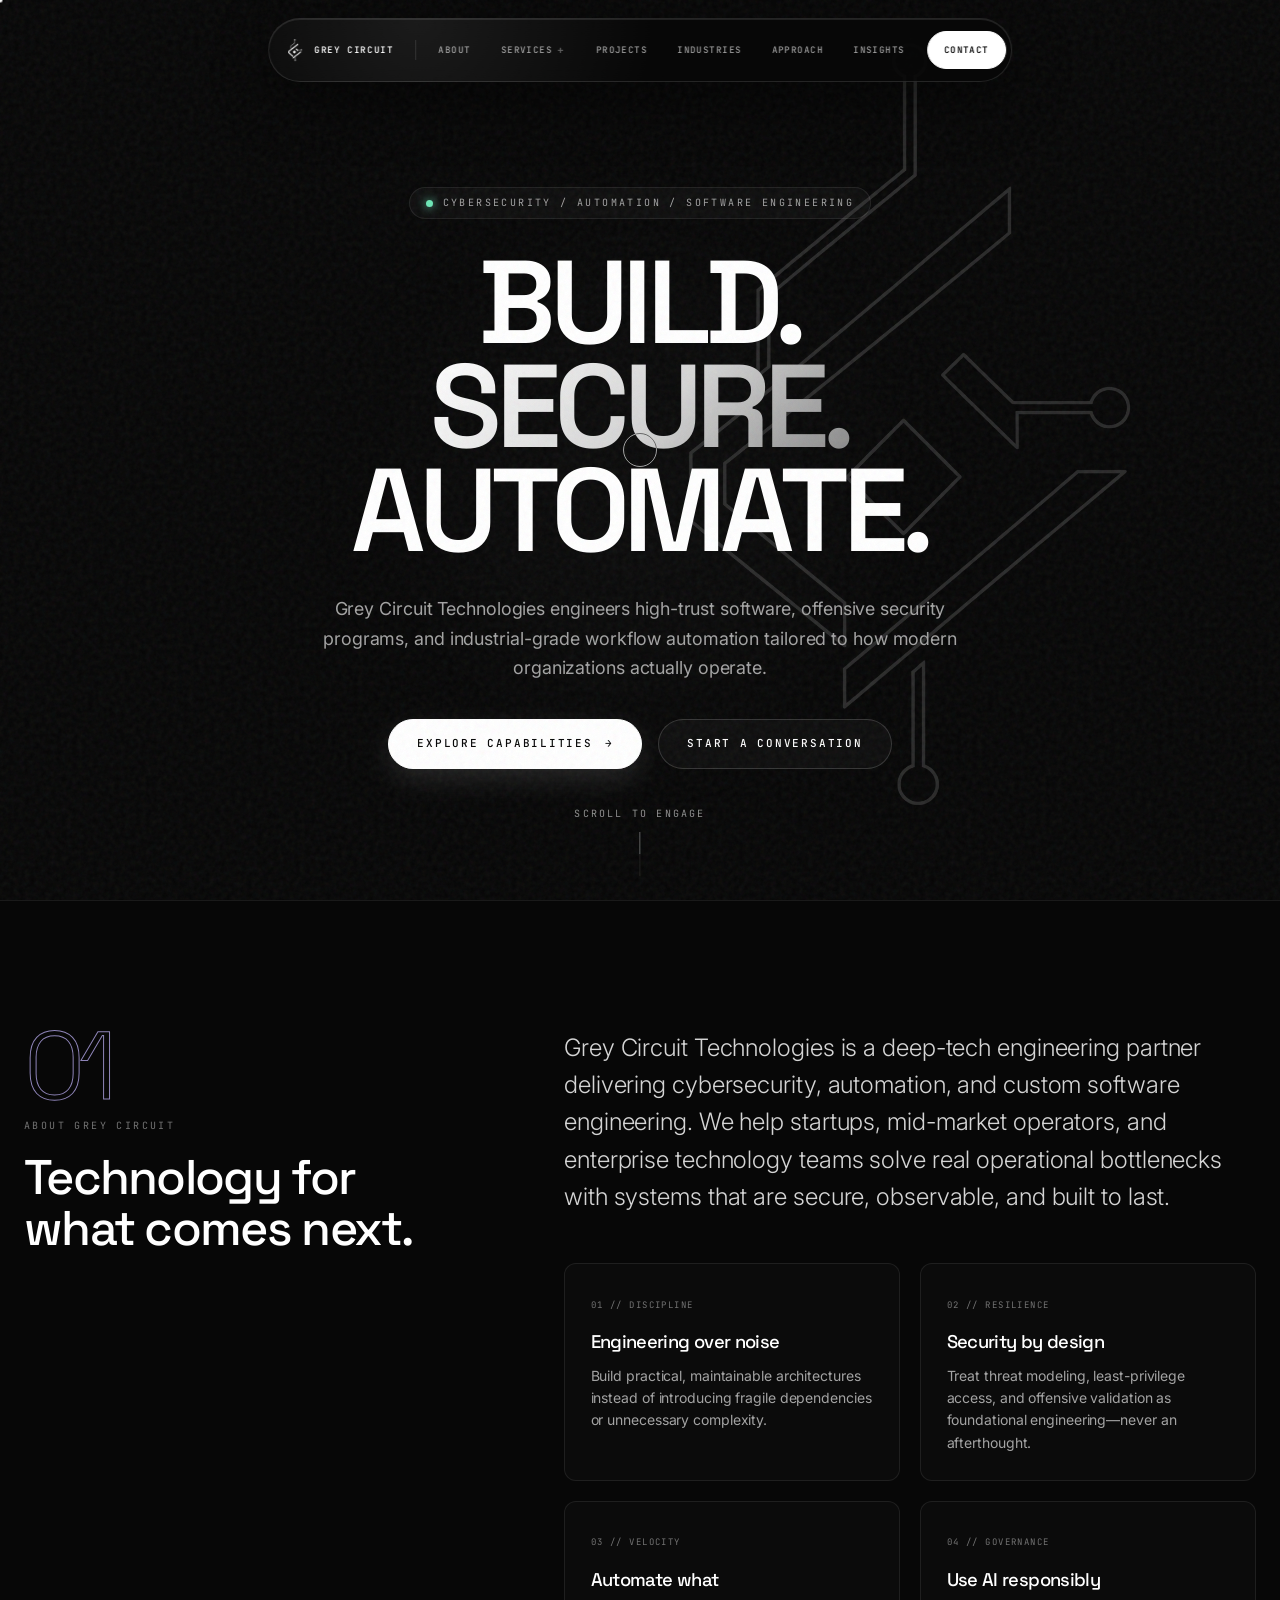
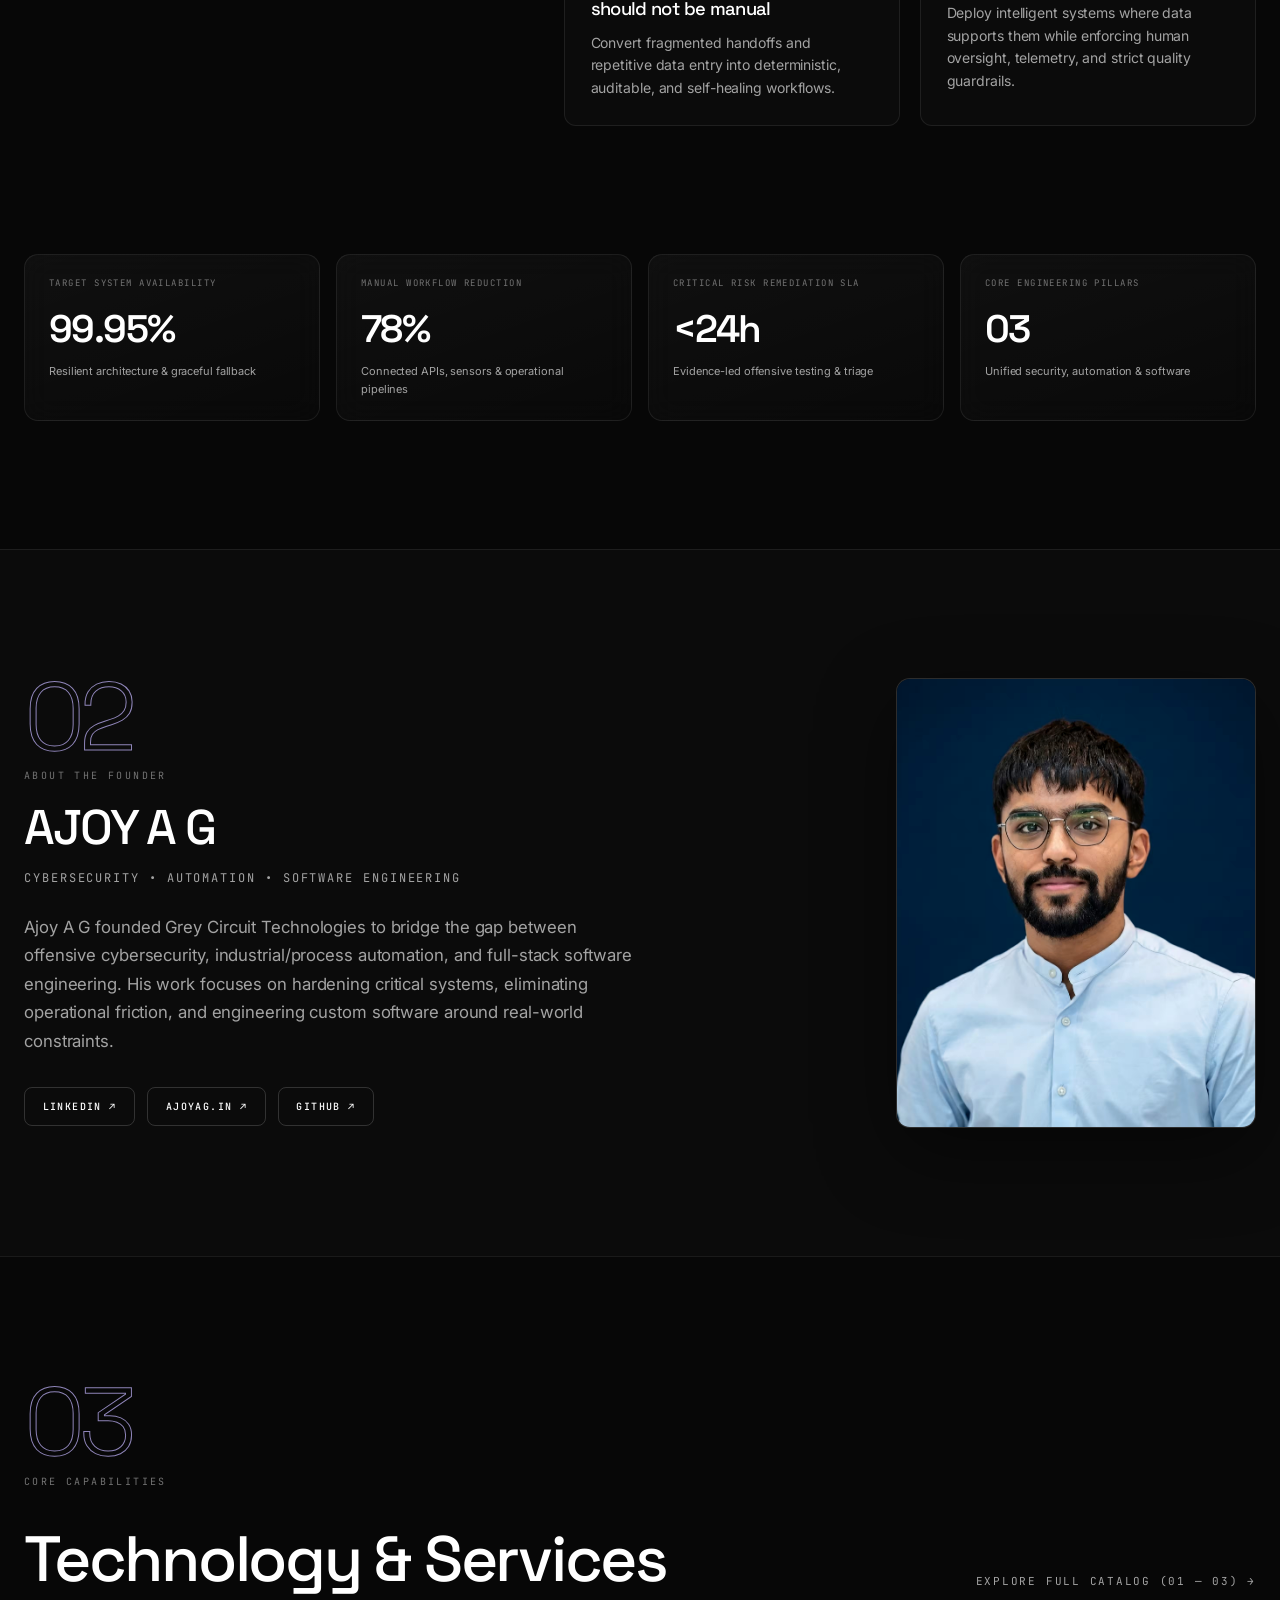
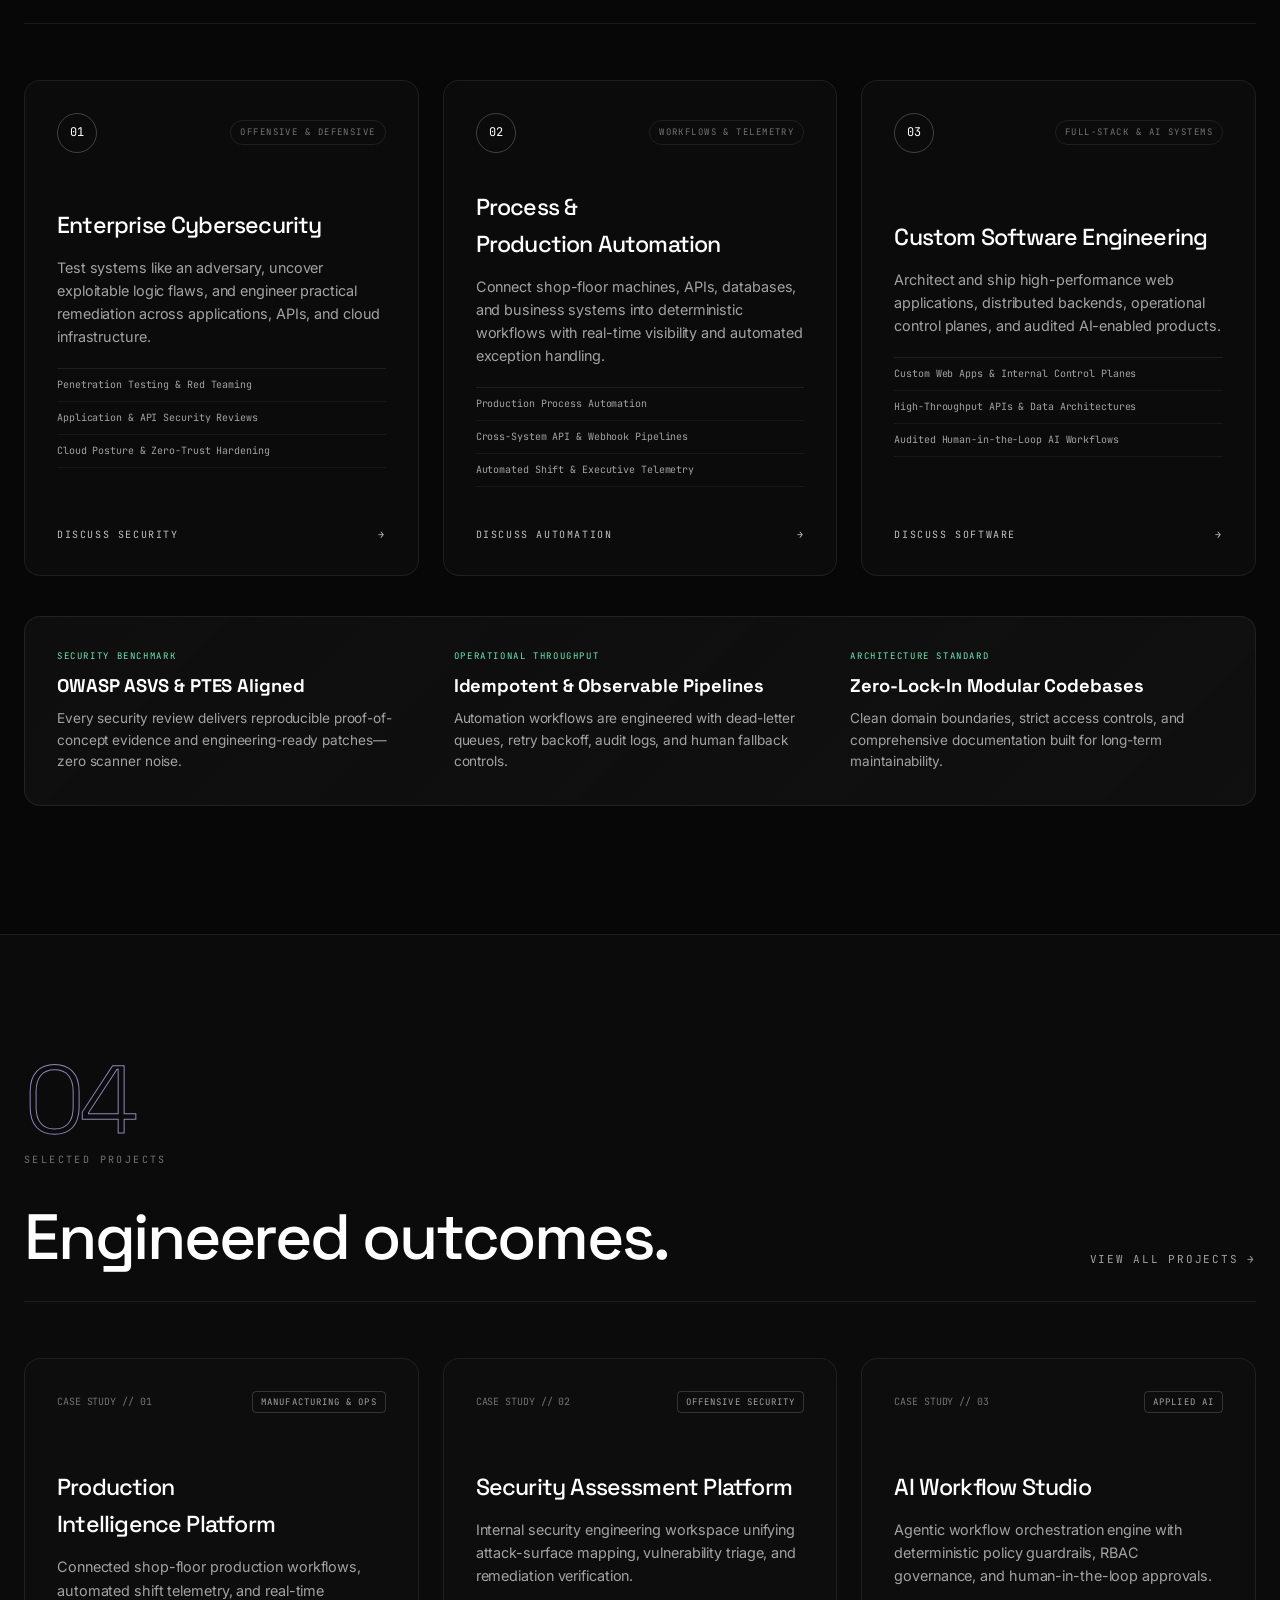
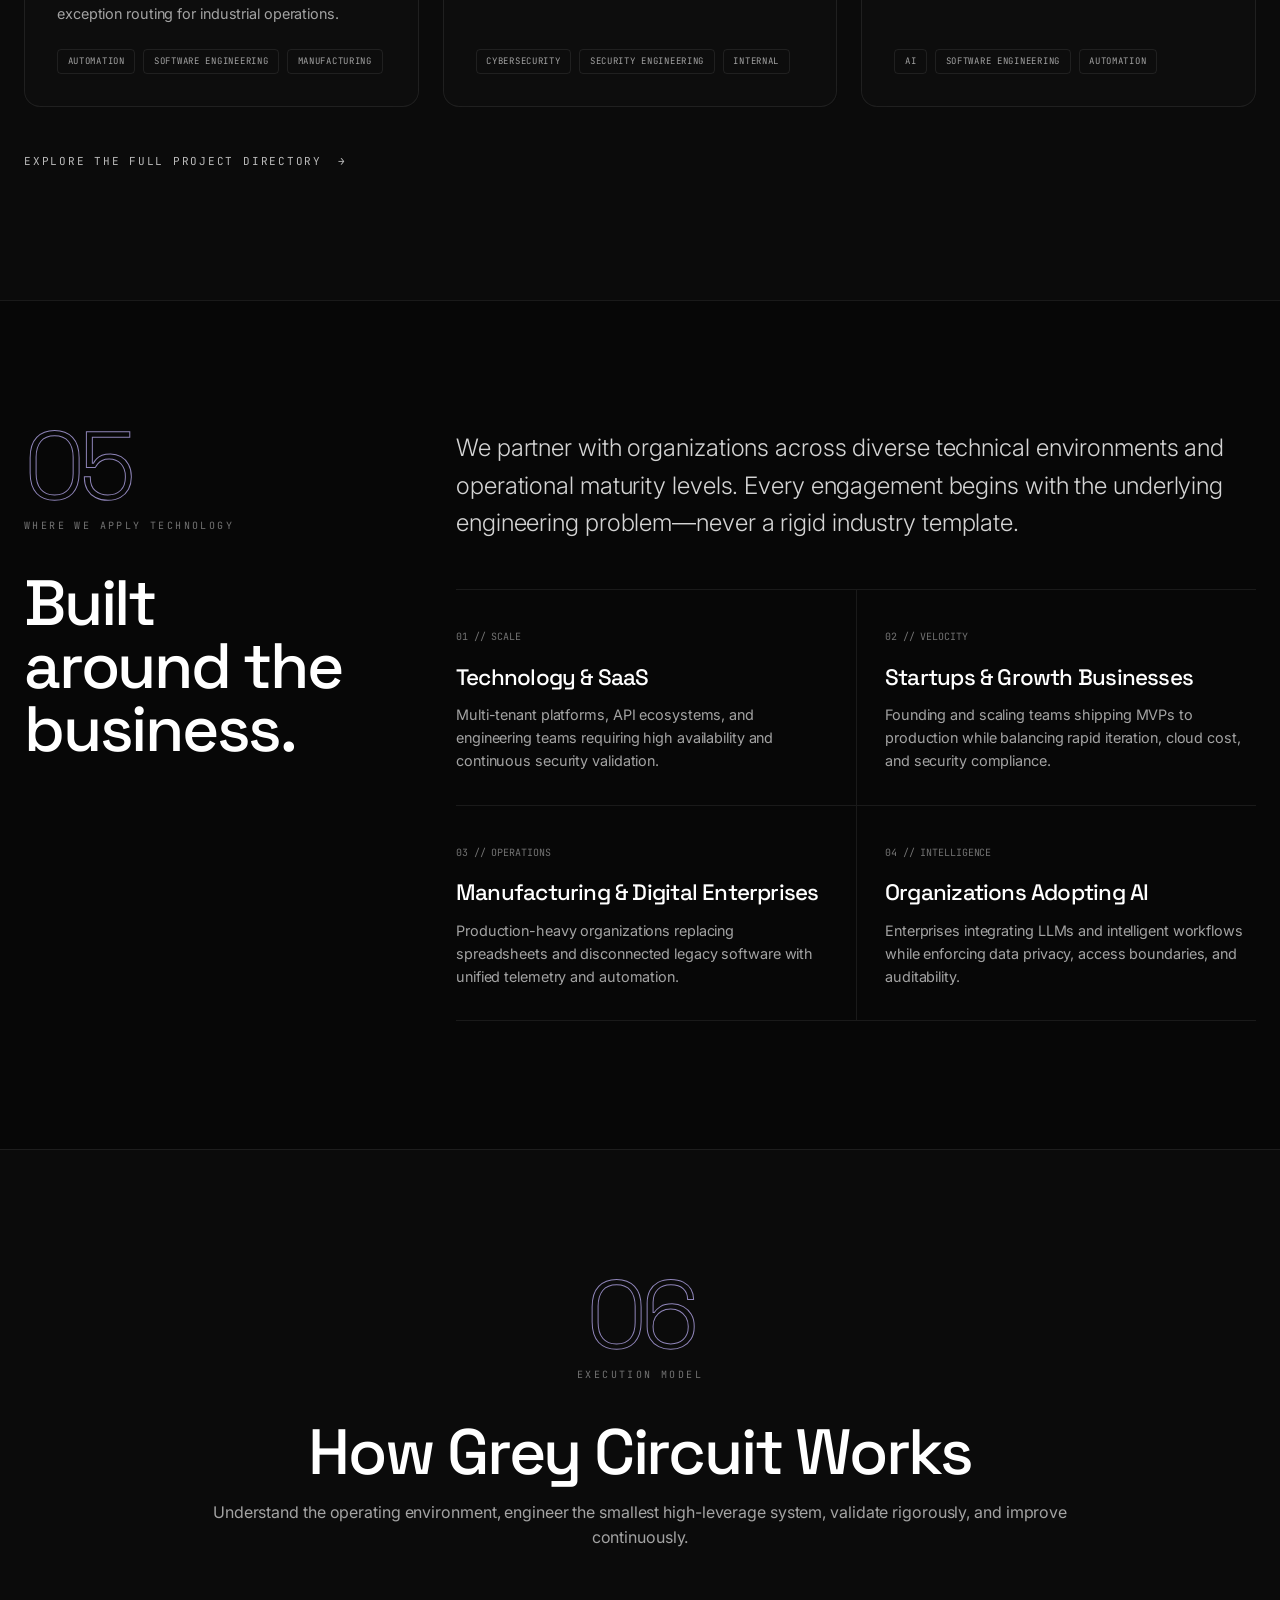
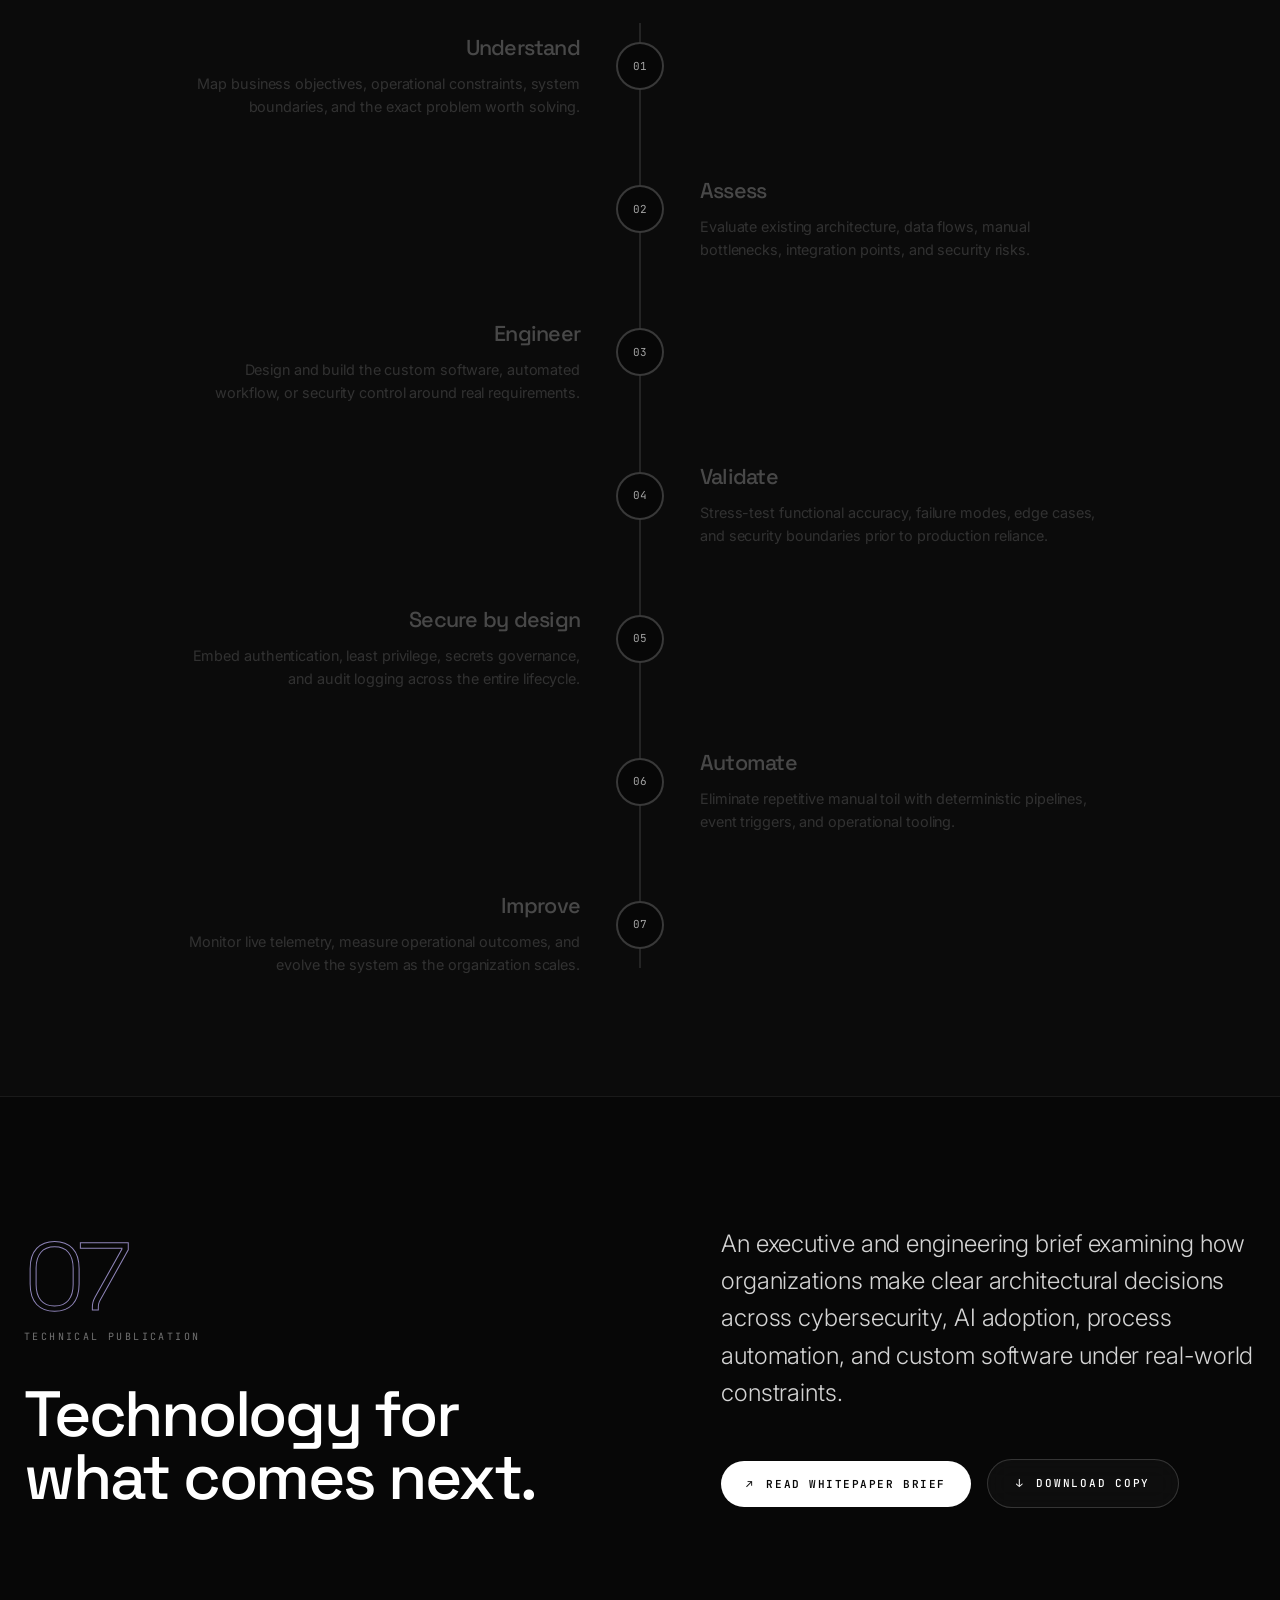
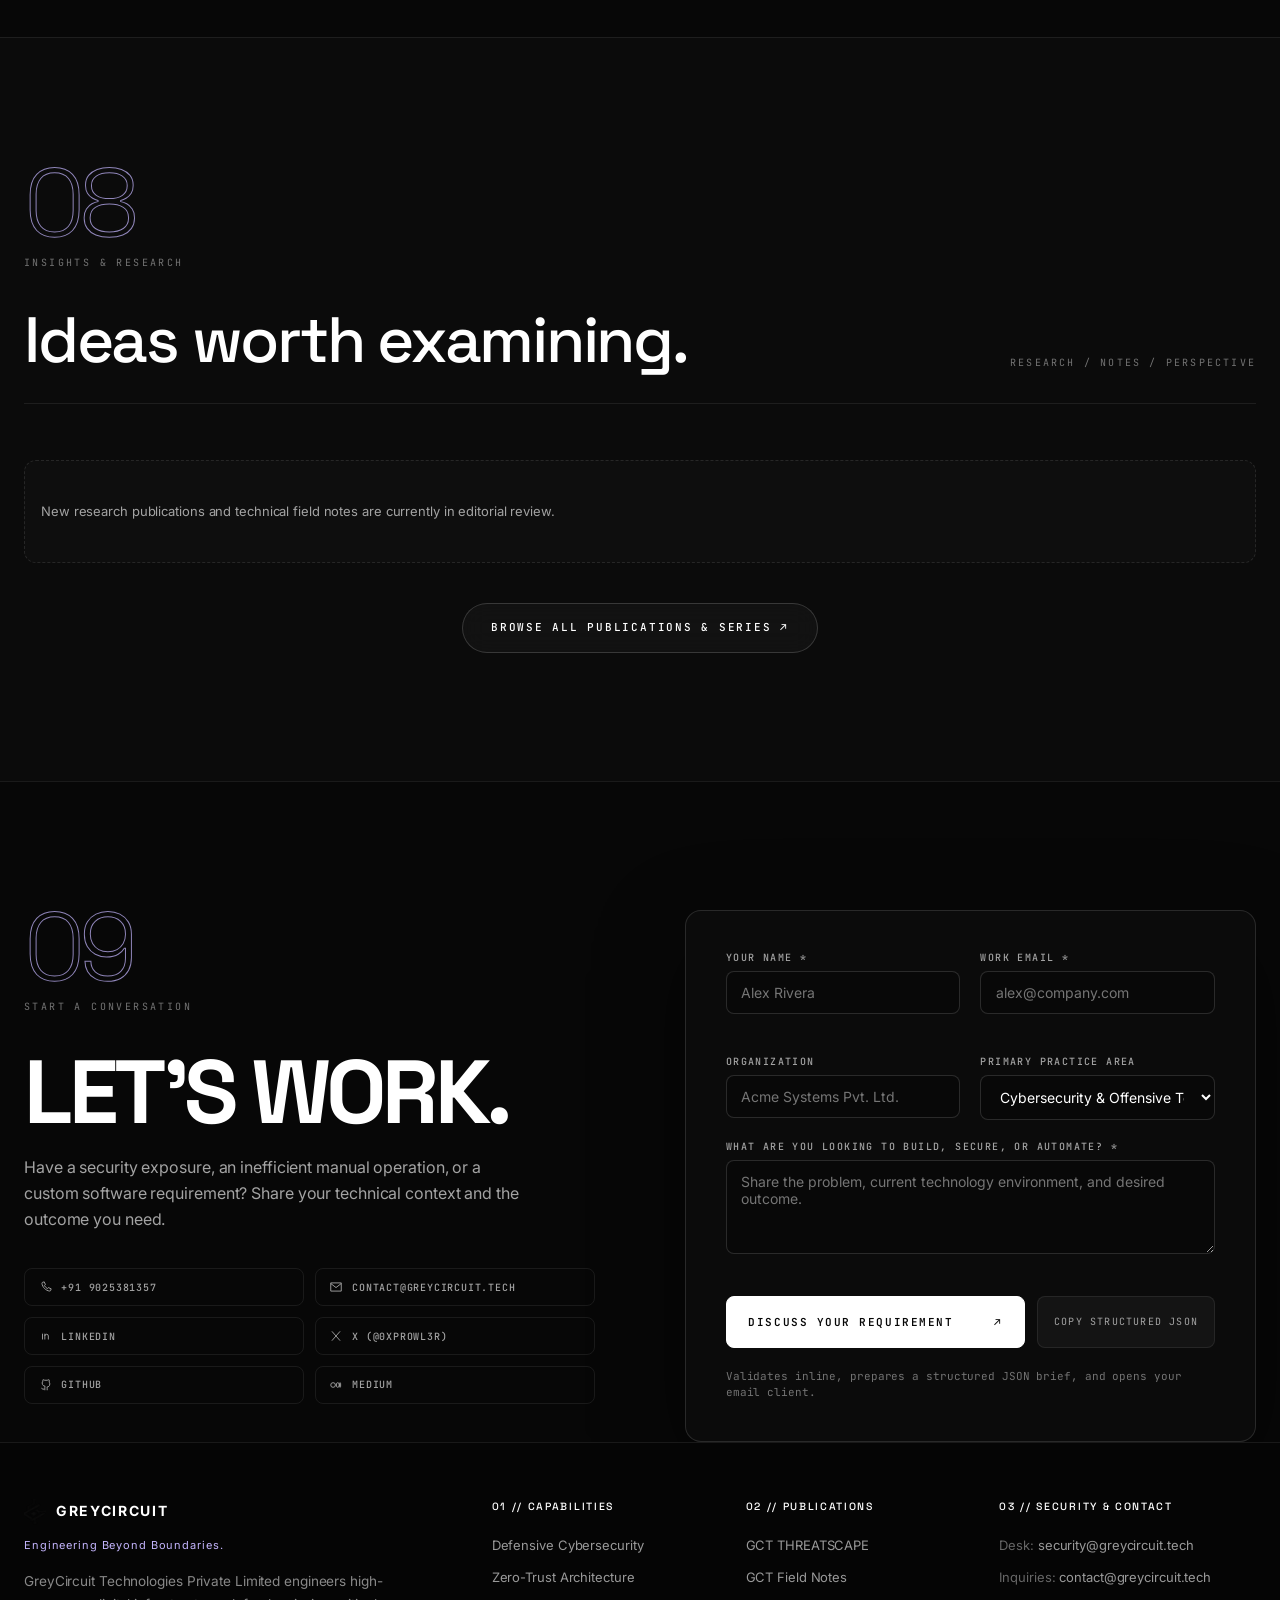
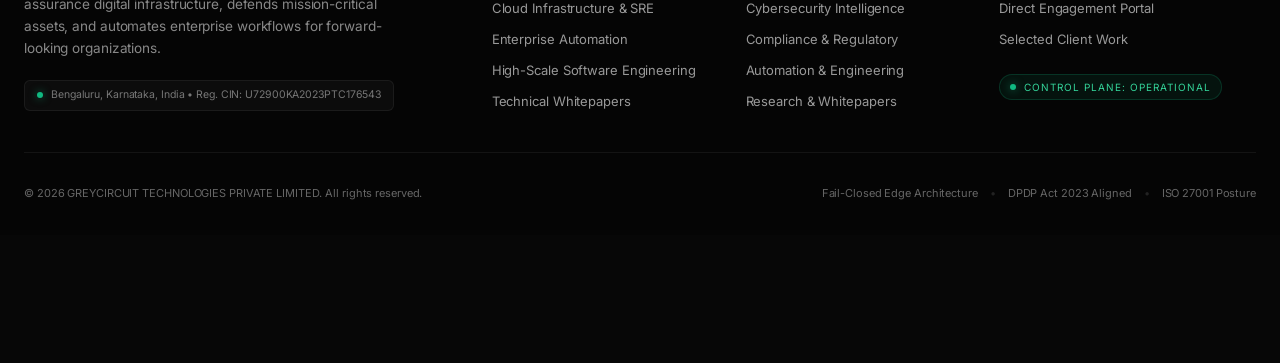
<file: index.html>
<!DOCTYPE html>
<html lang="en" class="bg-black text-white antialiased">

<head>
    <meta charset="UTF-8">
    <meta name="viewport" content="width=device-width, initial-scale=1.0">
    <title>Grey Circuit Technologies | Cybersecurity, Automation &amp; Software Engineering</title>
    <meta name="description"
        content="Grey Circuit Technologies helps businesses secure systems, automate operations, and build custom software through offensive cybersecurity, process automation, and software engineering.">
    <link rel="canonical" href="https://greycircuit.tech/">

    <!-- OpenGraph -->
    <meta property="og:title"
        content="Grey Circuit Technologies | Cybersecurity, Automation &amp; Software Engineering">
    <meta property="og:description"
        content="Secure systems, automate operations, and build resilient software with Grey Circuit Technologies.">
    <meta property="og:url" content="https://greycircuit.tech/">
    <meta property="og:type" content="website">
    <meta property="og:site_name" content="Grey Circuit Technologies">
    <meta property="og:image" content="https://greycircuit.tech/assets/logo_transparent.png">

    <!-- Twitter Card -->
    <meta name="twitter:card" content="summary_large_image">
    <meta name="twitter:title"
        content="Grey Circuit Technologies | Cybersecurity, Automation &amp; Software Engineering">
    <meta name="twitter:description"
        content="Secure systems, automate operations, and build resilient software with Grey Circuit Technologies.">
    <meta name="twitter:image" content="https://greycircuit.tech/assets/logo_transparent.png">

    <!-- Structured Data: Organization, WebSite, and Core Services -->
    <script type="application/ld+json">
  {
    "@context": "https://schema.org",
    "@graph": [
      {
        "@type": "Organization",
        "@id": "https://greycircuit.tech/#organization",
        "name": "GREYCIRCUIT TECHNOLOGIES PRIVATE LIMITED",
        "brand": { "@type": "Brand", "name": "Grey Circuit Technologies" },
        "url": "https://greycircuit.tech/",
        "logo": "https://greycircuit.tech/assets/logo_transparent.png",
        "email": "contact@greycircuit.tech",
        "telephone": "+91-9025381357",
        "founder": {
          "@type": "Person",
          "name": "Ajoy A G",
          "url": "https://www.ajoyag.in"
        },
        "sameAs": [
          "https://www.linkedin.com/in/ajoyag/",
          "https://twitter.com/0xprowl3r",
          "https://github.com/ajoyag",
          "https://medium.com/@0xprowl3r"
        ]
      },
      {
        "@type": "WebSite",
        "@id": "https://greycircuit.tech/#website",
        "url": "https://greycircuit.tech/",
        "name": "Grey Circuit Technologies",
        "publisher": { "@id": "https://greycircuit.tech/#organization" }
      },
      {
        "@type": "Service",
        "@id": "https://greycircuit.tech/services/cybersecurity-service/cybersecurity.html#service",
        "name": "Enterprise Cybersecurity & Offensive Security Engineering",
        "serviceType": "Cybersecurity",
        "provider": { "@id": "https://greycircuit.tech/#organization" },
        "url": "https://greycircuit.tech/services/cybersecurity-service/cybersecurity.html",
        "description": "Penetration testing, application and API security reviews, cloud security readiness, and actionable remediation engineering."
      },
      {
        "@type": "Service",
        "@id": "https://greycircuit.tech/services/automation-service/automation.html#service",
        "name": "Industrial & Business Process Automation",
        "serviceType": "Automation",
        "provider": { "@id": "https://greycircuit.tech/#organization" },
        "url": "https://greycircuit.tech/services/automation-service/automation.html",
        "description": "Production workflow automation, cross-system API integrations, real-time operational telemetry, and exception handling."
      },
      {
        "@type": "Service",
        "@id": "https://greycircuit.tech/services/swe-service/software-engineering.html#service",
        "name": "Custom Software & AI Application Engineering",
        "serviceType": "Software Engineering",
        "provider": { "@id": "https://greycircuit.tech/#organization" },
        "url": "https://greycircuit.tech/services/swe-service/software-engineering.html",
        "description": "Custom web applications, resilient APIs, internal operational tooling, and human-in-the-loop AI systems."
      }
    ]
  }
  </script>

    <!-- Fonts: Inter, Space Grotesk, JetBrains Mono -->
    <link rel="preconnect" href="https://fonts.googleapis.com">
    <link rel="preconnect" href="https://fonts.gstatic.com" crossorigin>
    <link
        href="https://fonts.googleapis.com/css2?family=Inter:wght@300;400;500;600&family=JetBrains+Mono:wght@400;500;600&family=Space+Grotesk:wght@400;500;600;700&display=swap"
        rel="stylesheet">
    <link rel="stylesheet" href="styles.css">
</head>

<body class="selection-invert">
    <a href="#main-content" class="skip-link">Skip to main content</a>
    <div class="noise-overlay" aria-hidden="true"></div>
    <div id="cursor-dot" aria-hidden="true"></div>
    <div id="cursor-ring" aria-hidden="true"></div>

    <!-- Primary Navigation (Dynamic Island + Mobile Slide-Out Drawer) -->
    <header>
        <nav class="dynamic-island" id="site-nav" aria-label="Primary navigation">
            <div class="island-shell">
                <a href="/" class="island-brand" aria-label="Grey Circuit Technologies home">
                    <img src="assets/logo_transparent.png" alt="" width="20" height="23" decoding="async">
                    <span>GREY CIRCUIT</span>
                </a>
                <div class="island-divider" aria-hidden="true"></div>

                <div class="island-links-desktop">
                    <a href="#about" class="island-link magnetic" data-magnetic data-nav-section="about">About</a>

                    <div class="nav-dropdown">
                        <button type="button" class="island-link nav-dropdown-trigger magnetic" data-magnetic
                            data-nav-section="services" aria-expanded="false" aria-haspopup="true">
                            Services <span class="nav-chevron" aria-hidden="true">+</span>
                        </button>
                        <div class="nav-dropdown-menu" role="menu">
                            <a href="/services/cybersecurity-service/cybersecurity.html"
                                role="menuitem">Cybersecurity</a>
                            <a href="/services/automation-service/automation.html" role="menuitem">Automation</a>
                            <a href="/services/swe-service/software-engineering.html" role="menuitem">Software
                                Engineering</a>
                            <a href="/services/" role="menuitem">All Capabilities →</a>
                        </div>
                    </div>

                    <a href="/projects/project.html" class="island-link magnetic" data-magnetic
                        data-nav-section="projects">Projects</a>
                    <a href="#industries" class="island-link magnetic" data-magnetic
                        data-nav-section="industries">Industries</a>
                    <a href="#approach" class="island-link magnetic" data-magnetic
                        data-nav-section="approach">Approach</a>
                    <a href="#insights" class="island-link magnetic" data-magnetic
                        data-nav-section="insights">Insights</a>
                </div>

                <a href="#contact" class="island-contact magnetic" data-magnetic data-nav-section="contact">Contact</a>

                <button type="button" class="mobile-drawer-toggle" id="mobile-drawer-toggle" aria-expanded="false"
                    aria-controls="mobile-drawer" aria-label="Open navigation menu">
                    <span class="hamburger-bar"></span>
                    <span class="hamburger-bar"></span>
                </button>
            </div>
        </nav>

        <!-- Accessible Mobile Slide-Out Drawer -->
        <div class="mobile-drawer-backdrop" id="mobile-drawer-backdrop" hidden></div>
        <aside class="mobile-drawer" id="mobile-drawer" aria-label="Mobile Navigation Drawer" aria-hidden="true">
            <div class="mobile-drawer-header">
                <span class="font-mono text-xs tracking-widest uppercase text-grey-400">NAVIGATION // GCT</span>
                <button type="button" class="mobile-drawer-close" id="mobile-drawer-close"
                    aria-label="Close navigation menu">&times;</button>
            </div>
            <nav class="mobile-drawer-nav">
                <a href="#about" class="mobile-drawer-link">01 / About Grey Circuit</a>
                <a href="#founder" class="mobile-drawer-link">02 / Founder</a>
                <a href="#services" class="mobile-drawer-link">03 / Core Capabilities</a>
                <div class="mobile-drawer-sublinks">
                    <a href="/services/cybersecurity-service/cybersecurity.html">→ Cybersecurity</a>
                    <a href="/services/automation-service/automation.html">→ Automation</a>
                    <a href="/services/swe-service/software-engineering.html">→ Software Engineering</a>
                </div>
                <a href="/projects/project.html" class="mobile-drawer-link">04 / Selected Projects</a>
                <a href="#industries" class="mobile-drawer-link">05 / Industries</a>
                <a href="#approach" class="mobile-drawer-link">06 / Execution Model</a>
                <a href="whitepaper.html" class="mobile-drawer-link">07 / Whitepaper</a>
                <a href="#insights" class="mobile-drawer-link">08 / Insights</a>
                <a href="#contact" class="mobile-drawer-cta">Start a Conversation ↗</a>
            </nav>
        </aside>
    </header>

    <main id="main-content">
        <!-- HERO SECTION -->
        <section id="hero" class="hero-section">
            <div class="ambient-glow hero-glow" aria-hidden="true"></div>
            <div class="container hero-container">
                <div class="hero-badge reveal-on-scroll">
                    <span class="pulse-dot" aria-hidden="true"></span>
                    <span>CYBERSECURITY / AUTOMATION / SOFTWARE ENGINEERING</span>
                </div>

                <h1 class="hero-title font-display reveal-on-scroll">
                    <span class="hero-word">BUILD.</span>
                    <span class="hero-word text-gradient-slate">SECURE.</span>
                    <span class="hero-word">AUTOMATE.</span>
                </h1>

                <p class="hero-desc reveal-on-scroll">
                    Grey Circuit Technologies engineers high-trust software, offensive security programs, and
                    industrial-grade workflow automation tailored to how modern organizations actually operate.
                </p>

                <div class="hero-actions reveal-on-scroll">
                    <a href="#services" class="btn-primary magnetic" data-magnetic>
                        <span>Explore Capabilities</span>
                        <span aria-hidden="true">→</span>
                    </a>
                    <a href="#contact" class="btn-secondary magnetic" data-magnetic>
                        <span>Start a Conversation</span>
                    </a>
                </div>
            </div>

            <div class="scroll-indicator" aria-hidden="true">
                <span class="font-mono text-2xs tracking-widest uppercase">Scroll to engage</span>
                <div class="scroll-track">
                    <div class="scroll-line"></div>
                </div>
            </div>
        </section>

        <!-- 01 / ABOUT -->
        <section id="about" class="site-section section-obsidian" data-section="about">
            <div class="container grid-12">
                <div class="col-span-5 reveal-on-scroll">
                    <span class="section-index" aria-hidden="true">01</span>
                    <p class="section-kicker">About Grey Circuit</p>
                    <h2 class="section-heading font-display">Technology for what comes next.</h2>
                </div>
                <div class="col-span-7 reveal-on-scroll">
                    <p class="lead-paragraph">
                        Grey Circuit Technologies is a deep-tech engineering partner delivering cybersecurity,
                        automation, and custom software engineering. We help startups, mid-market operators, and
                        enterprise technology teams solve real operational bottlenecks with systems that are secure,
                        observable, and built to last.
                    </p>
                    <div class="principles-grid">
                        <article class="principle-card">
                            <span class="principle-index">01 // DISCIPLINE</span>
                            <h3>Engineering over noise</h3>
                            <p>Build practical, maintainable architectures instead of introducing fragile dependencies
                                or unnecessary complexity.</p>
                        </article>
                        <article class="principle-card">
                            <span class="principle-index">02 // RESILIENCE</span>
                            <h3>Security by design</h3>
                            <p>Treat threat modeling, least-privilege access, and offensive validation as foundational
                                engineering—never an afterthought.</p>
                        </article>
                        <article class="principle-card">
                            <span class="principle-index">03 // VELOCITY</span>
                            <h3>Automate what should not be manual</h3>
                            <p>Convert fragmented handoffs and repetitive data entry into deterministic, auditable, and
                                self-healing workflows.</p>
                        </article>
                        <article class="principle-card">
                            <span class="principle-index">04 // GOVERNANCE</span>
                            <h3>Use AI responsibly</h3>
                            <p>Deploy intelligent systems where data supports them while enforcing human oversight,
                                telemetry, and strict quality guardrails.</p>
                        </article>
                    </div>
                </div>
            </div>
        </section>

        <!-- Quantitative Technical Metric Strip -->
        <section class="telemetry-strip section-obsidian" aria-label="Operational engineering benchmarks">
            <div class="container">
                <div class="hero-telemetry-grid reveal-on-scroll" aria-label="Operational engineering benchmarks">
                    <div class="telemetry-card">
                        <span class="telemetry-label">TARGET SYSTEM AVAILABILITY</span>
                        <strong class="telemetry-value">
                            <span data-counter="99.95" data-decimals="2">0</span>%
                        </strong>
                        <small class="telemetry-sub">Resilient architecture &amp; graceful fallback</small>
                    </div>
                    <div class="telemetry-card">
                        <span class="telemetry-label">MANUAL WORKFLOW REDUCTION</span>
                        <strong class="telemetry-value">
                            <span data-counter="78" data-decimals="0">0</span>%
                        </strong>
                        <small class="telemetry-sub">Connected APIs, sensors &amp; operational pipelines</small>
                    </div>
                    <div class="telemetry-card">
                        <span class="telemetry-label">CRITICAL RISK REMEDIATION SLA</span>
                        <strong class="telemetry-value">
                            &lt;<span data-counter="24" data-decimals="0">0</span>h
                        </strong>
                        <small class="telemetry-sub">Evidence-led offensive testing &amp; triage</small>
                    </div>
                    <div class="telemetry-card">
                        <span class="telemetry-label">CORE ENGINEERING PILLARS</span>
                        <strong class="telemetry-value">
                            0<span data-counter="3" data-decimals="0">0</span>
                        </strong>
                        <small class="telemetry-sub">Unified security, automation &amp; software</small>
                    </div>
                </div>
            </div>
        </section>

        <!-- 02 / FOUNDER -->
        <section id="founder" class="site-section section-slate">
            <div class="container founder-grid">
                <div class="reveal-on-scroll">
                    <span class="section-index" aria-hidden="true">02</span>
                    <p class="section-kicker">About the Founder</p>
                    <h2 class="section-heading font-display">AJOY A G</h2>
                    <p class="founder-tags">Cybersecurity &bull; Automation &bull; Software Engineering</p>
                    <p class="founder-bio">
                        Ajoy A G founded Grey Circuit Technologies to bridge the gap between offensive cybersecurity,
                        industrial/process automation, and full-stack software engineering. His work focuses on
                        hardening critical systems, eliminating operational friction, and engineering custom software
                        around real-world constraints.
                    </p>
                    <div class="founder-links">
                        <a href="https://www.linkedin.com/in/ajoyag/" target="_blank" rel="noopener noreferrer"
                            class="founder-link magnetic" data-magnetic>LinkedIn ↗</a>
                        <a href="https://www.ajoyag.in" target="_blank" rel="noopener noreferrer"
                            class="founder-link magnetic" data-magnetic>ajoyag.in ↗</a>
                        <a href="https://github.com/ajoyag" target="_blank" rel="noopener noreferrer"
                            class="founder-link magnetic" data-magnetic>GitHub ↗</a>
                    </div>
                </div>
                <div class="founder-portrait-wrap reveal-on-scroll">
                    <img src="assets/profile.avif" alt="Ajoy A G, Founder of Grey Circuit Technologies"
                        class="founder-portrait" width="360" height="450" loading="lazy" decoding="async">
                </div>
            </div>
        </section>

        <!-- 03 / SERVICE PILLARS & SOCIAL PROOF BENCHMARKS -->
        <section id="services" class="site-section section-obsidian" data-section="services">
            <div class="container">
                <div class="section-header-bar reveal-on-scroll">
                    <div>
                        <div class="section-marker">
                            <span class="section-index" aria-hidden="true">03</span>
                            <span class="section-kicker">Core Capabilities</span>
                        </div>
                        <h2 class="section-heading-lg font-display">Technology &amp; Services</h2>
                    </div>
                    <a href="/services/" class="header-link font-mono">Explore full catalog (01 — 03) →</a>
                </div>

                <div class="services-carousel grid-3">
                    <!-- Pillar 1: Cybersecurity -->
                    <article class="practice-card card-cybersecurity glass-panel reveal-on-scroll">
                        <div class="practice-card-top">
                            <div class="pillar-badge"><span class="font-mono">01</span></div>
                            <span class="pillar-tag">OFFENSIVE &amp; DEFENSIVE</span>
                        </div>
                        <div class="practice-card-body">
                            <h3 class="font-display">Enterprise Cybersecurity</h3>
                            <p>Test systems like an adversary, uncover exploitable logic flaws, and engineer practical
                                remediation across applications, APIs, and cloud infrastructure.</p>
                            <ul class="pillar-specs">
                                <li>Penetration Testing &amp; Red Teaming</li>
                                <li>Application &amp; API Security Reviews</li>
                                <li>Cloud Posture &amp; Zero-Trust Hardening</li>
                            </ul>
                        </div>
                        <a href="/services/cybersecurity-service/cybersecurity.html" class="pillar-cta"
                            aria-label="Explore Enterprise Cybersecurity services">
                            <span>Discuss security</span>
                            <span aria-hidden="true">→</span>
                        </a>
                    </article>

                    <!-- Pillar 2: Automation -->
                    <article class="practice-card card-automation glass-panel reveal-on-scroll">
                        <div class="practice-card-top">
                            <div class="pillar-badge"><span class="font-mono">02</span></div>
                            <span class="pillar-tag">WORKFLOWS &amp; TELEMETRY</span>
                        </div>
                        <div class="practice-card-body">
                            <h3 class="font-display">Process &amp; Production Automation</h3>
                            <p>Connect shop-floor machines, APIs, databases, and business systems into deterministic
                                workflows with real-time visibility and automated exception handling.</p>
                            <ul class="pillar-specs">
                                <li>Production Process Automation</li>
                                <li>Cross-System API &amp; Webhook Pipelines</li>
                                <li>Automated Shift &amp; Executive Telemetry</li>
                            </ul>
                        </div>
                        <a href="/services/automation-service/automation.html" class="pillar-cta"
                            aria-label="Explore Process and Production Automation services">
                            <span>Discuss automation</span>
                            <span aria-hidden="true">→</span>
                        </a>
                    </article>

                    <!-- Pillar 3: Software Engineering -->
                    <article class="practice-card card-software-engineering glass-panel reveal-on-scroll">
                        <div class="practice-card-top">
                            <div class="pillar-badge"><span class="font-mono">03</span></div>
                            <span class="pillar-tag">FULL-STACK &amp; AI SYSTEMS</span>
                        </div>
                        <div class="practice-card-body">
                            <h3 class="font-display">Custom Software Engineering</h3>
                            <p>Architect and ship high-performance web applications, distributed backends, operational
                                control planes, and audited AI-enabled products.</p>
                            <ul class="pillar-specs">
                                <li>Custom Web Apps &amp; Internal Control Planes</li>
                                <li>High-Throughput APIs &amp; Data Architectures</li>
                                <li>Audited Human-in-the-Loop AI Workflows</li>
                            </ul>
                        </div>
                        <a href="/services/swe-service/software-engineering.html" class="pillar-cta"
                            aria-label="Explore Custom Software Engineering services">
                            <span>Discuss software</span>
                            <span aria-hidden="true">→</span>
                        </a>
                    </article>
                </div>

                <!-- Quantitative Outcome Highlights / Engineering Benchmarks -->
                <div class="outcomes-strip reveal-on-scroll" aria-label="Verified engineering delivery standards">
                    <div class="outcome-item">
                        <span class="outcome-kicker">SECURITY BENCHMARK</span>
                        <strong>OWASP ASVS &amp; PTES Aligned</strong>
                        <p>Every security review delivers reproducible proof-of-concept evidence and engineering-ready
                            patches—zero scanner noise.</p>
                    </div>
                    <div class="outcome-item">
                        <span class="outcome-kicker">OPERATIONAL THROUGHPUT</span>
                        <strong>Idempotent &amp; Observable Pipelines</strong>
                        <p>Automation workflows are engineered with dead-letter queues, retry backoff, audit logs, and
                            human fallback controls.</p>
                    </div>
                    <div class="outcome-item">
                        <span class="outcome-kicker">ARCHITECTURE STANDARD</span>
                        <strong>Zero-Lock-In Modular Codebases</strong>
                        <p>Clean domain boundaries, strict access controls, and comprehensive documentation built for
                            long-term maintainability.</p>
                    </div>
                </div>
            </div>
        </section>

        <!-- 04 / SELECTED PROJECTS -->
        <section id="projects" class="site-section section-slate" data-section="projects">
            <div class="container">
                <div class="section-header-bar reveal-on-scroll">
                    <div>
                        <div class="section-marker">
                            <span class="section-index" aria-hidden="true">04</span>
                            <span class="section-kicker">Selected Projects</span>
                        </div>
                        <h2 class="section-heading-lg font-display">Engineered outcomes.</h2>
                    </div>
                    <a href="/projects/project.html" class="header-link font-mono">View all projects →</a>
                </div>

                <div class="grid-3">
                    <article class="project-preview-card glass-panel reveal-on-scroll">
                        <div class="project-card-meta">
                            <span class="font-mono text-2xs text-grey-500">CASE STUDY // 01</span>
                            <span class="status-pill">MANUFACTURING &amp; OPS</span>
                        </div>
                        <h3 class="font-display">Production Intelligence Platform</h3>
                        <p>Connected shop-floor production workflows, automated shift telemetry, and real-time exception
                            routing for industrial operations.</p>
                        <div class="project-tags">
                            <span>Automation</span>
                            <span>Software Engineering</span>
                            <span>Manufacturing</span>
                        </div>
                    </article>

                    <article class="project-preview-card glass-panel reveal-on-scroll">
                        <div class="project-card-meta">
                            <span class="font-mono text-2xs text-grey-500">CASE STUDY // 02</span>
                            <span class="status-pill">OFFENSIVE SECURITY</span>
                        </div>
                        <h3 class="font-display">Security Assessment Platform</h3>
                        <p>Internal security engineering workspace unifying attack-surface mapping, vulnerability
                            triage, and remediation verification.</p>
                        <div class="project-tags">
                            <span>Cybersecurity</span>
                            <span>Security Engineering</span>
                            <span>Internal</span>
                        </div>
                    </article>

                    <article class="project-preview-card glass-panel reveal-on-scroll">
                        <div class="project-card-meta">
                            <span class="font-mono text-2xs text-grey-500">CASE STUDY // 03</span>
                            <span class="status-pill">APPLIED AI</span>
                        </div>
                        <h3 class="font-display">AI Workflow Studio</h3>
                        <p>Agentic workflow orchestration engine with deterministic policy guardrails, RBAC governance,
                            and human-in-the-loop approvals.</p>
                        <div class="project-tags">
                            <span>AI</span>
                            <span>Software Engineering</span>
                            <span>Automation</span>
                        </div>
                    </article>
                </div>

                <div class="mt-10 reveal-on-scroll">
                    <a href="/projects/project.html" class="project-preview-cta">Explore the full project directory
                        <span aria-hidden="true">→</span></a>
                </div>
            </div>
        </section>

        <!-- 05 / INDUSTRIES -->
        <section id="industries" class="site-section section-obsidian" data-section="industries">
            <div class="container grid-12">
                <div class="col-span-4 reveal-on-scroll">
                    <div class="section-marker">
                        <span class="section-index" aria-hidden="true">05</span>
                        <span class="section-kicker">Where We Apply Technology</span>
                    </div>
                    <h2 class="section-heading-lg font-display">Built around the business.</h2>
                </div>
                <div class="col-span-8 reveal-on-scroll">
                    <p class="lead-paragraph">
                        We partner with organizations across diverse technical environments and operational maturity
                        levels. Every engagement begins with the underlying engineering problem—never a rigid industry
                        template.
                    </p>
                    <div class="industry-matrix">
                        <article class="industry-cell">
                            <span class="font-mono text-2xs text-grey-500">01 // SCALE</span>
                            <h3 class="font-display">Technology &amp; SaaS</h3>
                            <p>Multi-tenant platforms, API ecosystems, and engineering teams requiring high availability
                                and continuous security validation.</p>
                        </article>
                        <article class="industry-cell">
                            <span class="font-mono text-2xs text-grey-500">02 // VELOCITY</span>
                            <h3 class="font-display">Startups &amp; Growth Businesses</h3>
                            <p>Founding and scaling teams shipping MVPs to production while balancing rapid iteration,
                                cloud cost, and security compliance.</p>
                        </article>
                        <article class="industry-cell">
                            <span class="font-mono text-2xs text-grey-500">03 // OPERATIONS</span>
                            <h3 class="font-display">Manufacturing &amp; Digital Enterprises</h3>
                            <p>Production-heavy organizations replacing spreadsheets and disconnected legacy software
                                with unified telemetry and automation.</p>
                        </article>
                        <article class="industry-cell">
                            <span class="font-mono text-2xs text-grey-500">04 // INTELLIGENCE</span>
                            <h3 class="font-display">Organizations Adopting AI</h3>
                            <p>Enterprises integrating LLMs and intelligent workflows while enforcing data privacy,
                                access boundaries, and auditability.</p>
                        </article>
                    </div>
                </div>
            </div>
        </section>

        <!-- 06 / EXECUTION MODEL (APPROACH) -->
        <section id="approach" class="site-section section-slate" data-section="approach">
            <div class="container approach-container">
                <div class="approach-header reveal-on-scroll">
                    <div class="section-marker execution-marker">
                        <span class="section-index" aria-hidden="true">06</span>
                        <span class="section-kicker">Execution Model</span>
                    </div>
                    <h2 class="section-heading-lg font-display">How Grey Circuit Works</h2>
                    <p class="text-grey-400 max-w-xl mx-auto mt-4">
                        Understand the operating environment, engineer the smallest high-leverage system, validate
                        rigorously, and improve continuously.
                    </p>
                </div>

                <div class="circuit-timeline" id="circuit-timeline">
                    <div class="circuit-line-track" id="circuit-path-bg" aria-hidden="true">
                        <div class="circuit-line-fill" id="circuit-path-fill"></div>
                    </div>

                    <div class="meth-step" data-step="1">
                        <div class="meth-side meth-left step-content">
                            <h3 class="font-display">Understand</h3>
                            <p>Map business objectives, operational constraints, system boundaries, and the exact
                                problem worth solving.</p>
                        </div>
                        <div class="meth-center">
                            <div class="circuit-node step-num">01</div>
                        </div>
                        <div class="meth-side meth-right"></div>
                    </div>

                    <div class="meth-step" data-step="2">
                        <div class="meth-side meth-left"></div>
                        <div class="meth-center">
                            <div class="circuit-node step-num">02</div>
                        </div>
                        <div class="meth-side meth-right step-content">
                            <h3 class="font-display">Assess</h3>
                            <p>Evaluate existing architecture, data flows, manual bottlenecks, integration points, and
                                security risks.</p>
                        </div>
                    </div>

                    <div class="meth-step" data-step="3">
                        <div class="meth-side meth-left step-content">
                            <h3 class="font-display">Engineer</h3>
                            <p>Design and build the custom software, automated workflow, or security control around real
                                requirements.</p>
                        </div>
                        <div class="meth-center">
                            <div class="circuit-node step-num">03</div>
                        </div>
                        <div class="meth-side meth-right"></div>
                    </div>

                    <div class="meth-step" data-step="4">
                        <div class="meth-side meth-left"></div>
                        <div class="meth-center">
                            <div class="circuit-node step-num">04</div>
                        </div>
                        <div class="meth-side meth-right step-content">
                            <h3 class="font-display">Validate</h3>
                            <p>Stress-test functional accuracy, failure modes, edge cases, and security boundaries prior
                                to production reliance.</p>
                        </div>
                    </div>

                    <div class="meth-step" data-step="5">
                        <div class="meth-side meth-left step-content">
                            <h3 class="font-display">Secure by design</h3>
                            <p>Embed authentication, least privilege, secrets governance, and audit logging across the
                                entire lifecycle.</p>
                        </div>
                        <div class="meth-center">
                            <div class="circuit-node step-num">05</div>
                        </div>
                        <div class="meth-side meth-right"></div>
                    </div>

                    <div class="meth-step" data-step="6">
                        <div class="meth-side meth-left"></div>
                        <div class="meth-center">
                            <div class="circuit-node step-num">06</div>
                        </div>
                        <div class="meth-side meth-right step-content">
                            <h3 class="font-display">Automate</h3>
                            <p>Eliminate repetitive manual toil with deterministic pipelines, event triggers, and
                                operational tooling.</p>
                        </div>
                    </div>

                    <div class="meth-step" data-step="7">
                        <div class="meth-side meth-left step-content">
                            <h3 class="font-display">Improve</h3>
                            <p>Monitor live telemetry, measure operational outcomes, and evolve the system as the
                                organization scales.</p>
                        </div>
                        <div class="meth-center">
                            <div class="circuit-node step-num">07</div>
                        </div>
                        <div class="meth-side meth-right"></div>
                    </div>
                </div>
            </div>
        </section>

        <!-- 07 / WHITEPAPER -->
        <section id="whitepaper" class="site-section section-obsidian">
            <div class="container whitepaper-grid">
                <div class="reveal-on-scroll">
                    <div class="section-marker">
                        <span class="section-index" aria-hidden="true">07</span>
                        <span class="section-kicker">Technical Publication</span>
                    </div>
                    <h2 class="section-heading-lg font-display">Technology for what comes next.</h2>
                </div>
                <div class="reveal-on-scroll">
                    <p class="lead-paragraph">
                        An executive and engineering brief examining how organizations make clear architectural
                        decisions across cybersecurity, AI adoption, process automation, and custom software under
                        real-world constraints.
                    </p>
                    <div class="flex-wrap-gap mt-8">
                        <a href="whitepaper.html" class="whitepaper-download magnetic" data-magnetic
                            aria-label="Read the Grey Circuit whitepaper">
                            <span aria-hidden="true">↗</span>
                            <span>Read Whitepaper Brief</span>
                        </a>
                        <a href="whitepaper.html" download class="btn-secondary magnetic" data-magnetic
                            aria-label="Download the Grey Circuit whitepaper HTML">
                            <span aria-hidden="true">↓</span>
                            <span>Download Copy</span>
                        </a>
                    </div>
                </div>
            </div>
        </section>

        <!-- 08 / INSIGHTS -->
        <section id="insights" class="site-section section-slate" data-section="insights">
            <div class="container">
                <div class="section-header-bar reveal-on-scroll">
                    <div>
                        <div class="section-marker">
                            <span class="section-index" aria-hidden="true">08</span>
                            <span class="section-kicker">Insights &amp; Research</span>
                        </div>
                        <h2 class="section-heading-lg font-display">Ideas worth examining.</h2>
                    </div>
                    <span class="font-mono text-2xs text-grey-500 uppercase tracking-widest">Research / Notes /
                        Perspective</span>
                </div>

                <div class="grid-3" id="insights-grid">
                    <!-- Dynamically hydrated from published articles via section_key: 'popular' -->
                    <div class="empty-insights-state font-jetbrains text-muted text-center py-4" style="grid-column: 1 / -1; padding: 2.5rem 1rem; border: 1px dashed rgba(255, 255, 255, 0.1); border-radius: 12px; background: rgba(255, 255, 255, 0.015);">
                        <p style="margin: 0; font-size: 13px; color: var(--text-secondary);">New research publications and technical field notes are currently in editorial review.</p>
                    </div>
                </div>

                <div class="reveal-on-scroll" style="margin-top: 40px; text-align: center;">
                    <a href="https://blog.greycircuit.tech" class="btn btn-secondary magnetic" data-magnetic>Browse All Publications &amp; Series ↗</a>
                </div>
            </div>
        </section>

        <!-- 09 / CONTACT & INTERACTIVE LEAD CAPTURE -->
        <section id="contact" class="site-section section-obsidian contact-section" data-section="contact">
            <div class="container contact-layout">
                <div class="contact-intro reveal-on-scroll">
                    <div class="section-marker">
                        <span class="section-index" aria-hidden="true">09</span>
                        <span class="section-kicker">Start a Conversation</span>
                    </div>
                    <h2 class="contact-headline font-display">LET'S WORK.</h2>
                    <p class="contact-subcopy">
                        Have a security exposure, an inefficient manual operation, or a custom software requirement?
                        Share your technical context and the outcome you need.
                    </p>

                    <div class="contact-links" aria-label="Direct contact and social channels">
                        <a class="contact-link" href="tel:+919025381357">
                            <svg aria-hidden="true" viewBox="0 0 24 24">
                                <path
                                    d="M6.6 3.8 9 3.2l2 4.8-1.8 1.5a15.2 15.2 0 0 0 5.3 5.3l1.5-1.8 4.8 2-0.6 2.4a2 2 0 0 1-2.1 1.5C11.7 18.3 5.7 12.3 5.1 5.9a2 2 0 0 1 1.5-2.1Z" />
                            </svg>
                            <span>+91 9025381357</span>
                        </a>
                        <a class="contact-link" href="mailto:contact@greycircuit.tech">
                            <svg aria-hidden="true" viewBox="0 0 24 24">
                                <path d="M3 5h18v14H3zM3 6l9 7 9-7" />
                            </svg>
                            <span>contact@greycircuit.tech</span>
                        </a>
                        <a class="contact-link" href="https://www.linkedin.com/in/ajoyag/" target="_blank"
                            rel="noopener noreferrer">
                            <svg aria-hidden="true" viewBox="0 0 24 24">
                                <path d="M6 8v10M6 5.2v.1M10 18v-6a3 3 0 0 1 6 0v6M10 12V8" />
                            </svg>
                            <span>LinkedIn</span>
                        </a>
                        <a class="contact-link" href="https://twitter.com/0xprowl3r" target="_blank"
                            rel="noopener noreferrer">
                            <svg aria-hidden="true" viewBox="0 0 24 24">
                                <path d="m5 4 14 16M19 4 5 20" />
                            </svg>
                            <span>X (@0xprowl3r)</span>
                        </a>
                        <a class="contact-link" href="https://github.com/ajoyag" target="_blank"
                            rel="noopener noreferrer">
                            <svg aria-hidden="true" viewBox="0 0 24 24">
                                <path
                                    d="M9 19c-4 1.3-4-2-5-2m10 4v-3.5c0-1 .1-1.4-.5-2 2.5-.3 5-1.2 5-5.5a4.3 4.3 0 0 0-1.2-3.1A4 4 0 0 0 17.2 3S16.2 2.7 14 4a10 10 0 0 0-4 0C7.8 2.7 6.8 3 6.8 3a4 4 0 0 0-.1 2.4A4.3 4.3 0 0 0 5.5 8.5c0 4.3 2.5 5.2 5 5.5-.6.6-.6 1.1-.5 2V21" />
                            </svg>
                            <span>GitHub</span>
                        </a>
                        <a class="contact-link" href="https://medium.com/@0xprowl3r" target="_blank"
                            rel="noopener noreferrer">
                            <svg aria-hidden="true" viewBox="0 0 24 24">
                                <circle cx="7" cy="12" r="4" />
                                <ellipse cx="15" cy="12" rx="2.5" ry="4" />
                                <ellipse cx="19" cy="12" rx="1" ry="4" />
                            </svg>
                            <span>Medium</span>
                        </a>
                    </div>
                </div>

                <div class="contact-form-wrapper reveal-on-scroll">
                    <form class="contact-form" id="inquiry-form" action="mailto:contact@greycircuit.tech" method="post"
                        enctype="text/plain" novalidate>
                        <label class="contact-field" for="field-name">
                            <span>Your Name *</span>
                            <input id="field-name" type="text" name="name" autocomplete="name" required
                                placeholder="Alex Rivera">
                            <small class="field-error" data-error-for="name"></small>
                        </label>

                        <label class="contact-field" for="field-email">
                            <span>Work Email *</span>
                            <input id="field-email" type="email" name="email" autocomplete="email" required
                                placeholder="alex@company.com">
                            <small class="field-error" data-error-for="email"></small>
                        </label>

                        <label class="contact-field" for="field-org">
                            <span>Organization</span>
                            <input id="field-org" type="text" name="organization" autocomplete="organization"
                                placeholder="Acme Systems Pvt. Ltd.">
                        </label>

                        <label class="contact-field" for="field-domain">
                            <span>Primary Practice Area</span>
                            <select id="field-domain" name="domain">
                                <option value="Cybersecurity">Cybersecurity &amp; Offensive Testing</option>
                                <option value="Automation">Process &amp; Production Automation</option>
                                <option value="Software Engineering">Custom Software &amp; AI Engineering</option>
                                <option value="Multi-Disciplinary">Multi-Disciplinary Architecture</option>
                            </select>
                        </label>

                        <label class="contact-field contact-field-wide" for="field-message">
                            <span>What are you looking to build, secure, or automate? *</span>
                            <textarea id="field-message" name="message" rows="4" required
                                placeholder="Share the problem, current technology environment, and desired outcome."></textarea>
                            <small class="field-error" data-error-for="message"></small>
                        </label>

                        <div class="contact-field-wide contact-actions-row">
                            <button type="submit" class="contact-submit magnetic" data-magnetic>
                                <span>Discuss your requirement</span>
                                <span aria-hidden="true">↗</span>
                            </button>
                            <button type="button" class="btn-json-preview font-mono" id="copy-json-btn">
                                Copy Structured JSON
                            </button>
                        </div>

                        <p class="contact-note contact-field-wide" id="form-feedback" aria-live="polite">
                            Validates inline, prepares a structured JSON brief, and opens your email client.
                        </p>

                        <pre class="inquiry-json-preview contact-field-wide" id="inquiry-json-preview" hidden></pre>
                    </form>
                </div>
            </div>

            <footer class="site-footer-corporate" role="contentinfo">
                <div class="footer-container">
                    <div class="footer-columns-grid">
                        <!-- Col 1: Brand & Headquarters -->
                        <div class="footer-col footer-col-brand">
                            <div class="footer-brand-header">
                                <img src="assets/logo_transparent.png" alt="GreyCircuit Logo" width="22" height="26" loading="lazy">
                                <span class="footer-brand-title font-space">GREYCIRCUIT</span>
                            </div>
                            <div class="footer-tagline font-jetbrains">Engineering Beyond Boundaries.</div>
                            <p class="footer-desc">
                                GreyCircuit Technologies Private Limited engineers high-assurance digital infrastructure, defends mission-critical assets, and automates enterprise workflows for forward-looking organizations.
                            </p>
                            <div class="footer-hq-badge font-jetbrains">
                                <span class="footer-dot-green"></span>
                                <span>Bengaluru, Karnataka, India &bull; Reg. CIN: U72900KA2023PTC176543</span>
                            </div>
                        </div>

                        <!-- Col 2: Capabilities & Services -->
                        <div class="footer-col">
                            <h4 class="footer-heading font-jetbrains">01 // CAPABILITIES</h4>
                            <ul class="footer-nav-list font-inter">
                                <li><a href="https://greycircuit.tech/services/cybersecurity-service/cybersecurity.html">Defensive Cybersecurity</a></li>
                                <li><a href="https://greycircuit.tech/services/cybersecurity-service/cybersecurity.html#zero-trust">Zero-Trust Architecture</a></li>
                                <li><a href="https://greycircuit.tech/services/swe-service/software-engineering.html">Cloud Infrastructure &amp; SRE</a></li>
                                <li><a href="https://greycircuit.tech/services/automation-service/automation.html">Enterprise Automation</a></li>
                                <li><a href="https://greycircuit.tech/services/swe-service/software-engineering.html">High-Scale Software Engineering</a></li>
                                <li><a href="https://greycircuit.tech/whitepaper.html">Technical Whitepapers</a></li>
                            </ul>
                        </div>

                        <!-- Col 3: Publications & Intelligence -->
                        <div class="footer-col">
                            <h4 class="footer-heading font-jetbrains">02 // PUBLICATIONS</h4>
                            <ul class="footer-nav-list font-inter">
                                <li><a href="https://blog.greycircuit.tech?series=gct-threatscape">GCT THREATSCAPE</a></li>
                                <li><a href="https://blog.greycircuit.tech?series=gct-field-notes">GCT Field Notes</a></li>
                                <li><a href="https://blog.greycircuit.tech?series=cybersecurity-intelligence">Cybersecurity Intelligence</a></li>
                                <li><a href="https://blog.greycircuit.tech?series=regulatory-compliance">Compliance &amp; Regulatory</a></li>
                                <li><a href="https://blog.greycircuit.tech?series=automation-engineering">Automation &amp; Engineering</a></li>
                                <li><a href="https://blog.greycircuit.tech?series=research-whitepapers">Research &amp; Whitepapers</a></li>
                            </ul>
                        </div>

                        <!-- Col 4: Connect & Governance -->
                        <div class="footer-col">
                            <h4 class="footer-heading font-jetbrains">03 // SECURITY &amp; CONTACT</h4>
                            <ul class="footer-nav-list font-inter">
                                <li><a href="mailto:security@greycircuit.tech"><span class="font-jetbrains" style="color: #666;">Desk:</span> security@greycircuit.tech</a></li>
                                <li><a href="mailto:contact@greycircuit.tech"><span class="font-jetbrains" style="color: #666;">Inquiries:</span> contact@greycircuit.tech</a></li>
                                <li><a href="#contact">Direct Engagement Portal</a></li>
                                <li><a href="projects/project.html">Selected Client Work</a></li>
                            </ul>
                            <div class="footer-status-pill font-jetbrains">
                                <span class="footer-dot-green"></span>
                                <span>CONTROL PLANE: OPERATIONAL</span>
                            </div>
                        </div>
                    </div>

                    <!-- Bottom Bar -->
                    <div class="footer-bottom-bar font-jetbrains">
                        <div class="footer-copy">
                            &copy; 2026 GREYCIRCUIT TECHNOLOGIES PRIVATE LIMITED. All rights reserved.
                        </div>
                        <div class="footer-legal-links">
                            <span>Fail-Closed Edge Architecture</span>
                            <span class="footer-sep">&bull;</span>
                            <span>DPDP Act 2023 Aligned</span>
                            <span class="footer-sep">&bull;</span>
                            <span>ISO 27001 Posture</span>
                        </div>
                    </div>
                </div>
            </footer>
        </section>
    </main>

    <script src="config.js" defer></script>
    <script src="script.js" defer></script>
</body>

</html>
</file>
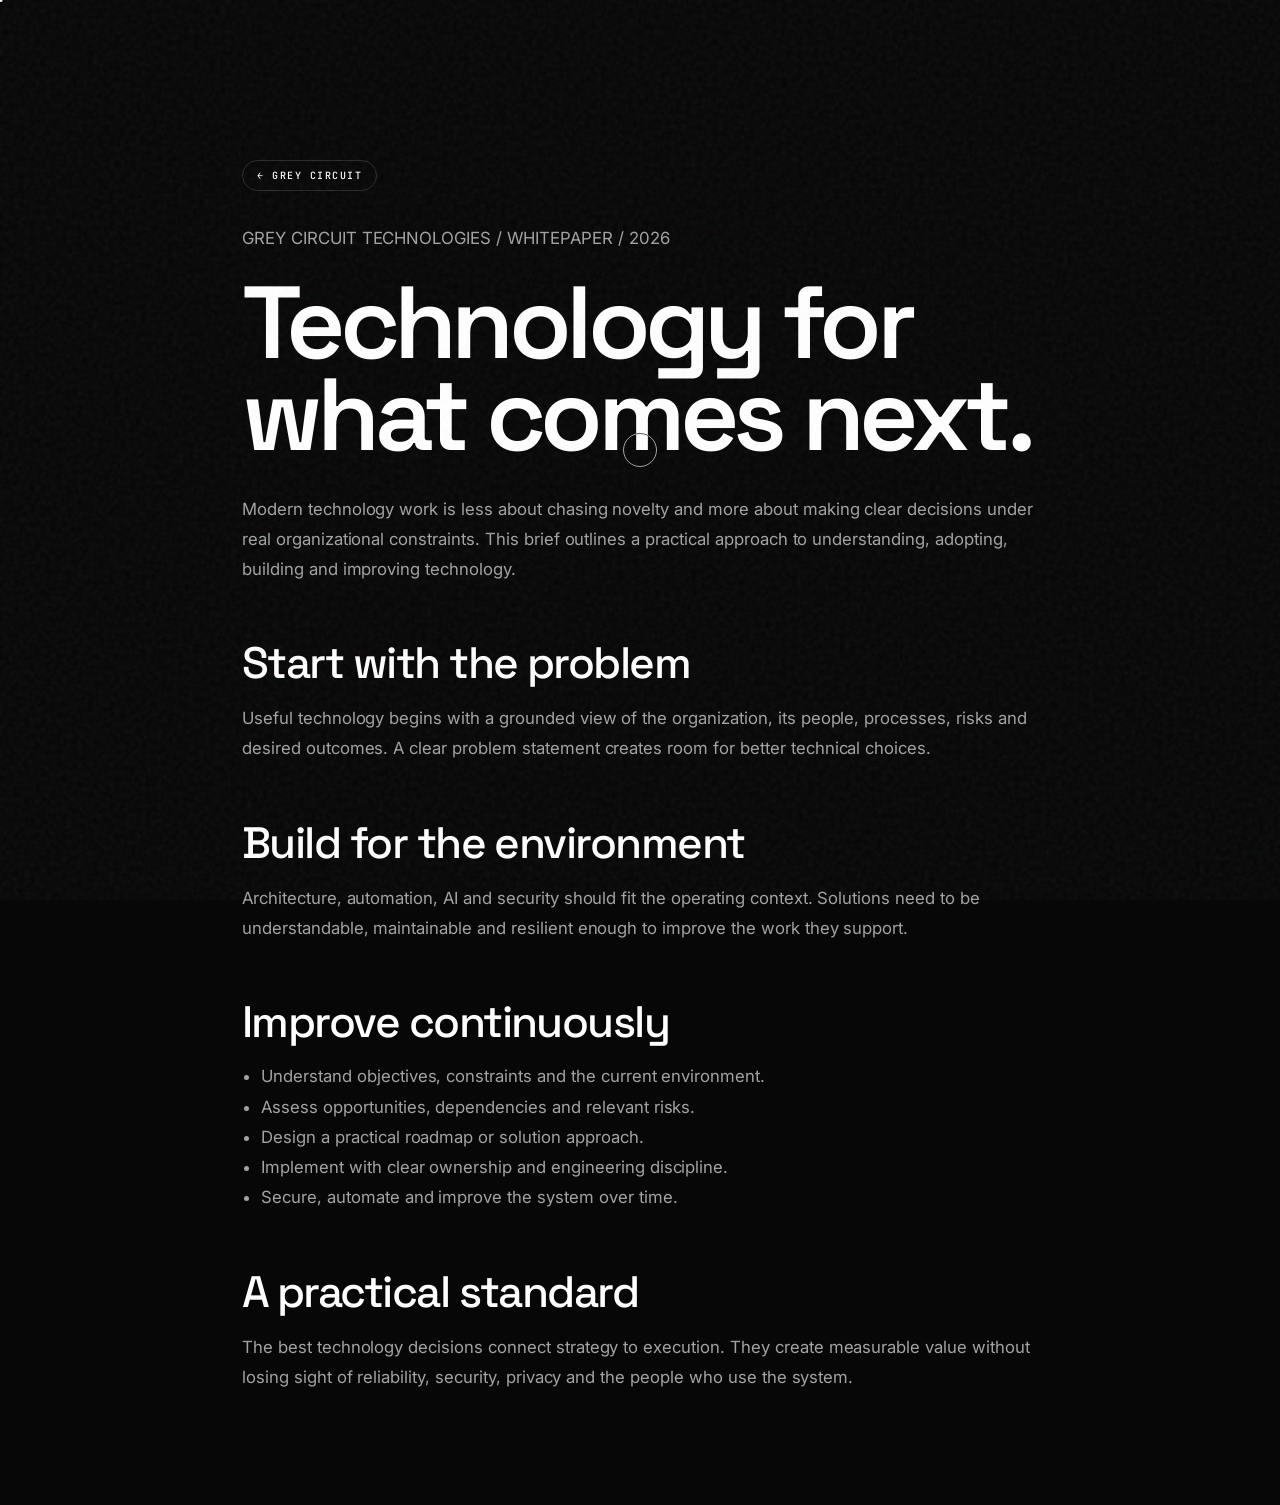
<file: whitepaper.html>
<!DOCTYPE html>
<html lang="en">

<head>
  <meta charset="UTF-8">
  <meta name="viewport" content="width=device-width, initial-scale=1.0">
  <title>Technology for what comes next | Grey Circuit Technologies</title>
  <meta name="description"
    content="A practical Grey Circuit Technologies perspective on making clear technology decisions under real organizational constraints.">
  <link rel="canonical" href="https://greycircuit.tech/whitepaper.html">
  <meta property="og:title" content="Technology for what comes next | Grey Circuit Technologies">
  <meta property="og:description"
    content="A practical perspective on understanding, adopting, building and improving technology.">
  <meta property="og:type" content="article">
  <meta property="og:url" content="https://greycircuit.tech/whitepaper.html">
  <meta property="og:site_name" content="Grey Circuit Technologies">
  <meta property="og:image" content="https://greycircuit.tech/assets/logo_transparent.png">
  <meta name="twitter:card" content="summary_large_image">
  <meta name="twitter:title" content="Technology for what comes next | Grey Circuit Technologies">
  <meta name="twitter:description"
    content="A practical perspective on understanding, adopting, building and improving technology.">
  <meta name="twitter:image" content="https://greycircuit.tech/assets/logo_transparent.png">
  <script
    type="application/ld+json">{"@context":"https://schema.org","@type":"Article","headline":"Technology for what comes next.","url":"https://greycircuit.tech/whitepaper.html","publisher":{"@type":"Organization","name":"GREYCIRCUIT TECHNOLOGIES PRIVATE LIMITED","url":"https://greycircuit.tech/","email":"contact@greycircuit.tech"}}</script>
  <link rel="preconnect" href="https://fonts.googleapis.com">
  <link rel="preconnect" href="https://fonts.gstatic.com" crossorigin>
  <link
    href="https://fonts.googleapis.com/css2?family=Inter:wght@300;400;500;600&family=JetBrains+Mono:wght@400;500;600&family=Space+Grotesk:wght@400;500;600;700&display=swap"
    rel="stylesheet">
  <link rel="stylesheet" href="styles.css">
  <style>
    body {
      background: #070707;
      color: #ffffff;
    }

    .paper {
      max-width: 860px;
      margin: 0 auto;
      padding: 10rem 2rem 6rem;
    }

    .paper h1 {
      font: 600 clamp(3rem, 8vw, 6.5rem)/.9 "Space Grotesk", sans-serif;
      letter-spacing: -.055em;
      text-wrap: balance;
      margin: 1.5rem 0 2rem;
    }

    .paper h2 {
      font: 500 clamp(1.8rem, 4vw, 2.75rem)/1.05 "Space Grotesk", sans-serif;
      letter-spacing: -.035em;
      text-wrap: balance;
      margin: 3.5rem 0 1rem;
      color: #ffffff;
    }

    .paper p,
    .paper li {
      color: #a3a3a3;
      font: 400 1.05rem/1.8 Inter, sans-serif;
      letter-spacing: -.002em;
    }

    .paper ul {
      padding-left: 1.2rem;
    }

    .paper-meta {
      color: #737373;
      font: 500 10px/1.5 "JetBrains Mono", monospace;
      letter-spacing: .18em;
      text-transform: uppercase;
      margin-top: 2rem;
    }

    .paper-back {
      display: inline-flex;
      align-items: center;
      gap: 8px;
      color: #ffffff;
      font: 500 10px "JetBrains Mono", monospace;
      letter-spacing: .15em;
      text-transform: uppercase;
      padding: 8px 14px;
      border: 1px solid rgba(255, 255, 255, 0.14);
      border-radius: 999px;
    }

    .paper-back:hover {
      background: #ffffff;
      color: #070707;
    }
  </style>
</head>

<body>
  <div class="noise-overlay" aria-hidden="true"></div>
  <div id="cursor-dot" aria-hidden="true"></div>
  <div id="cursor-ring" aria-hidden="true"></div>
  <main class="paper">
    <a class="paper-back" href="/">← Grey Circuit</a>
    <p class="paper-meta">Grey Circuit Technologies / Whitepaper / 2026</p>
    <h1>Technology for what comes next.</h1>
    <p>Modern technology work is less about chasing novelty and more about making clear decisions under real
      organizational constraints. This brief outlines a practical approach to understanding, adopting, building and
      improving technology.</p>
    <h2>Start with the problem</h2>
    <p>Useful technology begins with a grounded view of the organization, its people, processes, risks and desired
      outcomes. A clear problem statement creates room for better technical choices.</p>
    <h2>Build for the environment</h2>
    <p>Architecture, automation, AI and security should fit the operating context. Solutions need to be understandable,
      maintainable and resilient enough to improve the work they support.</p>
    <h2>Improve continuously</h2>
    <ul>
      <li>Understand objectives, constraints and the current environment.</li>
      <li>Assess opportunities, dependencies and relevant risks.</li>
      <li>Design a practical roadmap or solution approach.</li>
      <li>Implement with clear ownership and engineering discipline.</li>
      <li>Secure, automate and improve the system over time.</li>
    </ul>
    <h2>A practical standard</h2>
    <p>The best technology decisions connect strategy to execution. They create measurable value without losing sight of
      reliability, security, privacy and the people who use the system.</p>
  </main>
  <script src="script.js" defer></script>
</body>

</html>
</file>
<file: styles.css>
/* ==========================================================================
   GREY CIRCUIT TECHNOLOGIES — ENTERPRISE DESIGN SYSTEM (styles.css)
   Zero-dependency, high-contrast obsidian/slate architecture.
   Compatible with index.html and all sub-pages (services/*, projects/*).
   ========================================================================== */

:root {
  --bg-obsidian: #070707;
  --bg-slate: #0b0b0b;
  --bg-elevated: rgba(18, 18, 18, 0.72);
  --bg-glass: rgba(15, 15, 15, 0.6);
  --border-subtle: rgba(255, 255, 255, 0.08);
  --border-hover: rgba(255, 255, 255, 0.24);
  --border-accent: rgba(255, 255, 255, 0.28);
  --text-primary: #ffffff;
  --text-secondary: #a3a3a3;
  --text-muted: #737373;
  --accent-cyan: #d4d4d4;
  --accent-violet: #c4b5fd;
  --accent-emerald: #6ee7b7;
  --danger: #f87171;
  --mx: 50%;
  --my: 50%;
  --container-max: 1280px;
  --ease-out-expo: cubic-bezier(0.16, 1, 0.3, 1);
}

*,
*::before,
*::after {
  box-sizing: border-box;
}

html {
  background-color: var(--bg-obsidian);
  color: var(--text-primary);
  scroll-behavior: smooth;
  font-family: "Inter", -apple-system, BlinkMacSystemFont, sans-serif;
  -webkit-font-smoothing: antialiased;
  -moz-osx-font-smoothing: grayscale;
}

body {
  margin: 0;
  background-color: var(--bg-obsidian);
  color: var(--text-primary);
  font-family: "Inter", sans-serif;
  overflow-x: hidden;
  line-height: 1.6;
  letter-spacing: -0.006em;
  position: relative;
}

/* Subtle film/circuit grain overlay */
.noise-overlay,
body::before {
  content: "";
  position: fixed;
  inset: 0;
  width: 100vw;
  height: 100vh;
  pointer-events: none;
  z-index: 9998;
  opacity: 0.032;
  background-image: url("data:image/svg+xml,%3Csvg viewBox='0 0 200 200' xmlns='http://www.w3.org/2000/svg'%3E%3Cfilter id='n'%3E%3CfeTurbulence type='fractalNoise' baseFrequency='0.85' numOctaves='3' stitchTiles='stitch'/%3E%3C/filter%3E%3Crect width='100%25' height='100%25' filter='url(%23n)'/%3E%3C/svg%3E");
}

a {
  color: inherit;
  text-decoration: none;
}

img {
  max-width: 100%;
  display: block;
}

.selection-invert ::selection {
  background: #ffffff;
  color: #070707;
}

/* Accessibility Skip Link & Focus Rings */
.skip-link {
  position: fixed;
  top: -100px;
  left: 16px;
  z-index: 100001;
  background: #ffffff;
  color: #070707;
  padding: 10px 16px;
  border-radius: 6px;
  font-family: "JetBrains Mono", monospace;
  font-size: 12px;
  font-weight: 600;
  transition: top 0.2s ease;
}

.skip-link:focus {
  top: 16px;
}

:focus-visible {
  outline: 2px solid rgba(255, 255, 255, 0.65);
  outline-offset: 3px;
}

/* ==========================================================================
   TYPOGRAPHY & UTILITY TOKENS
   ========================================================================== */

.font-display,
h1,
h2,
h3,
h4 {
  font-family: "Space Grotesk", sans-serif;
  font-weight: 500;
  letter-spacing: -0.035em;
  margin: 0;
  text-wrap: balance;
}

.font-mono,
.section-kicker,
.telemetry-label,
.pillar-tag,
.status-pill {
  font-family: "JetBrains Mono", monospace;
  font-variant-numeric: tabular-nums;
}

.text-2xs {
  font-size: 10px;
}

.text-xs {
  font-size: 12px;
}

.uppercase {
  text-transform: uppercase;
}

.tracking-widest {
  letter-spacing: 0.22em;
}

.text-grey-300 {
  color: #d4d4d4;
}

.text-grey-400 {
  color: var(--text-secondary);
}

.text-grey-500,
.text-grey-600 {
  color: var(--text-muted);
}

.text-gradient-slate {
  background: linear-gradient(135deg, #ffffff 0%, #d4d4d4 55%, #888888 100%);
  -webkit-background-clip: text;
  background-clip: text;
  color: transparent;
}

.mt-1 {
  margin-top: 0.25rem;
}

.mt-4 {
  margin-top: 1rem;
}

.mt-8 {
  margin-top: 2rem;
}

.mt-10 {
  margin-top: 2.5rem;
}

/* ==========================================================================
   LAYOUT CONTAINERS & GRIDS
   ========================================================================== */

.container {
  width: min(100% - 3rem, var(--container-max));
  margin-inline: auto;
}

.site-section {
  position: relative;
  padding: clamp(5.5rem, 10vw, 9rem) 0;
  border-top: 1px solid var(--border-subtle);
  isolation: isolate;
}

.section-obsidian {
  background-color: var(--bg-obsidian);
}

.section-slate {
  background-color: var(--bg-slate);
}

.grid-12 {
  display: grid;
  grid-template-columns: repeat(12, minmax(0, 1fr));
  gap: clamp(2rem, 5vw, 5rem);
  align-items: start;
}

.col-span-4 {
  grid-column: span 4;
}

.col-span-5 {
  grid-column: span 5;
}

.col-span-7 {
  grid-column: span 7;
}

.col-span-8 {
  grid-column: span 8;
}

.grid-3 {
  display: grid;
  grid-template-columns: repeat(3, minmax(0, 1fr));
  gap: 1.5rem;
}

.flex-wrap-gap {
  display: flex;
  flex-wrap: wrap;
  gap: 1rem;
  align-items: center;
}

/* Section Headers & Index Numbers */
.section-index {
  display: block;
  margin: 0 0 1rem;
  color: transparent;
  font-family: "Space Grotesk", sans-serif;
  font-size: clamp(4.2rem, 7.5vw, 7.5rem);
  font-weight: 300;
  line-height: 0.78;
  letter-spacing: -0.06em;
  -webkit-text-stroke: 1px rgba(196, 181, 253, 0.72);
}

.section-kicker {
  display: block;
  margin-bottom: 1.25rem;
  color: var(--text-muted);
  font-size: 10px;
  line-height: 1.2;
  letter-spacing: 0.24em;
  text-transform: uppercase;
}

.section-marker {
  display: flex;
  flex-direction: column;
  align-items: flex-start;
  margin-bottom: 1.25rem;
}

.section-heading {
  font-size: clamp(2rem, 3.8vw, 3.25rem);
  line-height: 1.05;
}

.section-heading-lg {
  font-size: clamp(2.4rem, 5vw, 4.25rem);
  line-height: 0.98;
}

.section-header-bar {
  display: flex;
  justify-content: space-between;
  align-items: flex-end;
  gap: 2rem;
  padding-bottom: 2rem;
  margin-bottom: 3.5rem;
  border-bottom: 1px solid var(--border-subtle);
}

.header-link {
  font-size: 11px;
  letter-spacing: 0.16em;
  text-transform: uppercase;
  color: var(--text-secondary);
  transition: color 0.25s ease, transform 0.25s ease;
  white-space: nowrap;
}

.header-link:hover {
  color: #ffffff;
  transform: translateX(4px);
}

.lead-paragraph {
  font-size: clamp(1.125rem, 2vw, 1.5rem);
  font-weight: 300;
  line-height: 1.55;
  color: #d4d4d4;
  margin: 0 0 3rem;
}

/* ==========================================================================
   CUSTOM CURSOR & AMBIENT LIGHTING
   ========================================================================== */

@media (pointer: fine) {
  body {
    cursor: none;
  }
}

#cursor-dot,
#cursor-ring {
  position: fixed;
  top: 0;
  left: 0;
  transform: translate(-50%, -50%);
  border-radius: 50%;
  pointer-events: none;
  z-index: 99999;
  mix-blend-mode: difference;
}

#cursor-dot {
  width: 5px;
  height: 5px;
  background: #ffffff;
}

#cursor-ring {
  width: 34px;
  height: 34px;
  border: 1px solid rgba(255, 255, 255, 0.65);
  transition: width 0.28s var(--ease-out-expo), height 0.28s var(--ease-out-expo), background-color 0.28s ease;
}

body.hovering #cursor-ring {
  width: 60px;
  height: 60px;
  background: rgba(255, 255, 255, 0.08);
  border-color: #ffffff;
}

body.hovering #cursor-dot {
  opacity: 0;
}

.ambient-glow {
  position: absolute;
  pointer-events: none;
  z-index: -1;
  filter: blur(90px);
  opacity: 0.45;
}

.hero-glow {
  width: min(68vw, 760px);
  height: min(68vw, 760px);
  top: 12%;
  left: 50%;
  transform: translateX(-50%);
  background: radial-gradient(circle, rgba(255, 255, 255, 0.08) 0%, rgba(255, 255, 255, 0.02) 45%, transparent 70%);
}

/* ==========================================================================
   DYNAMIC ISLAND NAVIGATION & MOBILE SLIDE-OUT DRAWER
   ========================================================================== */

.dynamic-island {
  --island-h: 52px;
  position: fixed !important;
  top: 18px !important;
  left: 50% !important;
  z-index: 99990 !important;
  width: max-content !important;
  max-width: calc(100vw - 24px) !important;
  padding: 5px !important;
  border: 1px solid rgba(255, 255, 255, 0.12) !important;
  border-radius: 999px !important;
  background: radial-gradient(circle at 20% 0%, rgba(255, 255, 255, 0.08), transparent 40%), rgba(7, 7, 7, 0.78) !important;
  backdrop-filter: blur(24px) saturate(140%) !important;
  -webkit-backdrop-filter: blur(24px) saturate(140%) !important;
  box-shadow: 0 18px 60px rgba(0, 0, 0, 0.45), inset 0 1px 0 rgba(255, 255, 255, 0.1) !important;
  transform: translate3d(-50%, 0, 0) !important;
  transition: transform 0.45s var(--ease-out-expo), background 0.3s ease, border-color 0.3s ease, top 0.3s ease !important;
}

.dynamic-island.is-scrolled {
  top: 12px !important;
  background: rgba(7, 7, 7, 0.9) !important;
  border-color: rgba(255, 255, 255, 0.18) !important;
}

.dynamic-island.is-hidden {
  transform: translate3d(-50%, calc(-100% - 28px), 0) !important;
  pointer-events: none;
}

.island-shell {
  min-height: var(--island-h);
  display: flex;
  align-items: center;
  gap: 4px;
}

.island-links-desktop {
  display: flex;
  align-items: center;
  gap: 2px;
}

.island-brand {
  height: 40px;
  display: inline-flex;
  align-items: center;
  gap: 9px;
  padding: 0 14px 0 11px;
  color: #ffffff;
  font: 600 9px "JetBrains Mono", monospace;
  letter-spacing: 0.18em;
  text-transform: uppercase;
  border-radius: 999px;
  transition: background 0.25s ease;
}

.island-brand img {
  width: 20px;
  height: 23px;
  object-fit: contain;
  filter: invert(1) brightness(1.2);
}

.island-brand:hover {
  background: rgba(255, 255, 255, 0.07);
}

.island-divider {
  width: 1px;
  height: 20px;
  margin: 0 4px;
  background: rgba(255, 255, 255, 0.12);
}

.island-link,
.island-contact {
  height: 38px;
  display: inline-flex;
  align-items: center;
  justify-content: center;
  gap: 5px;
  padding: 0 13px;
  border: 1px solid transparent;
  border-radius: 999px;
  background: transparent;
  color: rgba(255, 255, 255, 0.62);
  font: 500 9px "JetBrains Mono", monospace;
  letter-spacing: 0.16em;
  text-transform: uppercase;
  white-space: nowrap;
  cursor: pointer;
  transition: color 0.22s ease, background 0.22s ease, border-color 0.22s ease;
}

.island-link:hover,
.island-link.is-active-section,
.nav-dropdown.is-open>.island-link {
  color: #ffffff;
  background: rgba(255, 255, 255, 0.08);
  border-color: rgba(255, 255, 255, 0.09);
}

.island-contact {
  margin-left: 4px;
  padding: 0 16px;
  color: #070707 !important;
  background: #ffffff !important;
  border-color: #ffffff !important;
  font-weight: 600;
}

.island-contact:hover {
  color: #ffffff !important;
  background: rgba(255, 255, 255, 0.12) !important;
  border-color: rgba(255, 255, 255, 0.35) !important;
}

.nav-dropdown {
  position: relative;
  height: 38px;
  display: flex;
  align-items: center;
}

.nav-chevron {
  display: inline-block;
  font-size: 11px;
  opacity: 0.55;
  transition: transform 0.3s var(--ease-out-expo);
}

.nav-dropdown.is-open .nav-chevron {
  transform: rotate(45deg);
  opacity: 1;
}

.nav-dropdown-menu {
  position: absolute;
  top: calc(100% + 12px);
  left: 50%;
  width: 260px;
  padding: 8px;
  border: 1px solid rgba(255, 255, 255, 0.14);
  border-radius: 16px;
  background: rgba(10, 10, 10, 0.95);
  backdrop-filter: blur(28px);
  box-shadow: 0 24px 80px rgba(0, 0, 0, 0.65);
  opacity: 0;
  visibility: hidden;
  pointer-events: none;
  transform: translate(-50%, -8px) scale(0.96);
  transition: opacity 0.22s ease, transform 0.32s var(--ease-out-expo), visibility 0.22s ease;
}

.nav-dropdown.is-open .nav-dropdown-menu {
  opacity: 1;
  visibility: visible;
  pointer-events: auto;
  transform: translate(-50%, 0) scale(1);
}

.nav-dropdown-menu a {
  display: flex;
  align-items: center;
  min-height: 38px;
  padding: 8px 12px;
  border-radius: 10px;
  color: var(--text-secondary);
  font: 500 9px "JetBrains Mono", monospace;
  letter-spacing: 0.1em;
  text-transform: uppercase;
  transition: color 0.2s ease, background 0.2s ease, transform 0.2s ease;
}

.nav-dropdown-menu a:hover {
  color: #ffffff;
  background: rgba(255, 255, 255, 0.08);
  transform: translateX(3px);
}

/* Mobile Drawer Toggle & Slide-Out Panel */
.mobile-drawer-toggle {
  display: none;
  width: 38px;
  height: 38px;
  border-radius: 50%;
  border: 1px solid rgba(255, 255, 255, 0.14);
  background: rgba(255, 255, 255, 0.04);
  align-items: center;
  justify-content: center;
  flex-direction: column;
  gap: 5px;
  cursor: pointer;
  padding: 0;
}

.hamburger-bar {
  width: 15px;
  height: 1.5px;
  background: #ffffff;
  transition: transform 0.25s ease;
}

.mobile-drawer-backdrop {
  position: fixed;
  inset: 0;
  z-index: 99992;
  background: rgba(5, 5, 5, 0.75);
  backdrop-filter: blur(6px);
}

.mobile-drawer {
  position: fixed;
  top: 0;
  right: 0;
  bottom: 0;
  width: min(86vw, 360px);
  z-index: 99995;
  background: var(--bg-slate);
  border-left: 1px solid var(--border-subtle);
  padding: 28px 24px;
  display: flex;
  flex-direction: column;
  transform: translateX(102%);
  transition: transform 0.38s var(--ease-out-expo);
}

.mobile-drawer.is-open {
  transform: translateX(0);
}

.mobile-drawer-header {
  display: flex;
  justify-content: space-between;
  align-items: center;
  padding-bottom: 20px;
  border-bottom: 1px solid var(--border-subtle);
}

.mobile-drawer-close {
  background: transparent;
  border: 1px solid var(--border-subtle);
  color: #ffffff;
  width: 34px;
  height: 34px;
  border-radius: 50%;
  font-size: 18px;
  cursor: pointer;
}

.mobile-drawer-nav {
  display: flex;
  flex-direction: column;
  gap: 10px;
  margin-top: 24px;
}

.mobile-drawer-link {
  padding: 12px 10px;
  border-bottom: 1px solid rgba(255, 255, 255, 0.05);
  font-family: "JetBrains Mono", monospace;
  font-size: 11px;
  letter-spacing: 0.14em;
  text-transform: uppercase;
  color: var(--text-primary);
}

.mobile-drawer-sublinks {
  display: grid;
  gap: 6px;
  padding: 4px 0 8px 18px;
}

.mobile-drawer-sublinks a {
  font-family: "JetBrains Mono", monospace;
  font-size: 10px;
  color: var(--text-secondary);
  letter-spacing: 0.1em;
  text-transform: uppercase;
  padding: 4px 0;
}

.mobile-drawer-cta {
  margin-top: 16px;
  padding: 14px 18px;
  border-radius: 999px;
  background: #ffffff;
  color: #070707;
  text-align: center;
  font-family: "JetBrains Mono", monospace;
  font-size: 11px;
  font-weight: 600;
  letter-spacing: 0.14em;
  text-transform: uppercase;
}

/* ==========================================================================
   HERO SECTION & TELEMETRY COUNTERS
   ========================================================================== */

#hero,
main>section:first-of-type {
  position: relative;
  isolation: isolate;
}

#hero::before,
main>section:first-of-type::before {
  content: "";
  position: absolute;
  z-index: -1;
  top: 48%;
  right: clamp(2rem, 7vw, 8rem);
  width: min(44vw, 580px);
  aspect-ratio: 2 / 3;
  transform: translateY(-50%);
  background: url("assets/watermark.png") center / contain no-repeat;
  filter: invert(1) grayscale(1) contrast(1.35);
  opacity: 0.14;
  mix-blend-mode: screen;
  pointer-events: none;
}

.hero-section {
  min-height: 100svh;
  display: flex;
  flex-direction: column;
  justify-content: center;
  padding: 8.5rem 0 5rem;
}

.hero-container {
  display: flex;
  flex-direction: column;
  align-items: center;
  text-align: center;
}

.hero-badge {
  display: inline-flex;
  align-items: center;
  gap: 10px;
  padding: 7px 16px;
  border-radius: 999px;
  border: 1px solid var(--border-subtle);
  background: rgba(255, 255, 255, 0.03);
  font-family: "JetBrains Mono", monospace;
  font-size: 10px;
  letter-spacing: 0.24em;
  color: var(--text-secondary);
  margin-bottom: 2rem;
}

.pulse-dot {
  width: 7px;
  height: 7px;
  border-radius: 50%;
  background: var(--accent-emerald);
  box-shadow: 0 0 10px var(--accent-emerald);
}

.hero-title {
  font-size: clamp(3.4rem, 9.2vw, 8.2rem);
  font-weight: 600;
  line-height: 0.88;
  letter-spacing: -0.055em;
  display: flex;
  flex-direction: column;
  align-items: center;
}

.hero-word {
  display: block;
}

.hero-desc {
  max-width: 42rem;
  margin: 2rem auto 0;
  color: var(--text-secondary);
  font-size: clamp(1rem, 1.4vw, 1.18rem);
  line-height: 1.65;
}

.hero-actions {
  margin-top: 2.25rem;
  display: flex;
  flex-wrap: wrap;
  justify-content: center;
  gap: 1rem;
}

.btn-primary,
.btn-secondary {
  display: inline-flex;
  align-items: center;
  gap: 12px;
  padding: 15px 28px;
  border-radius: 999px;
  font-family: "JetBrains Mono", monospace;
  font-size: 11px;
  font-weight: 500;
  letter-spacing: 0.16em;
  text-transform: uppercase;
  transition: transform 0.25s var(--ease-out-expo), background 0.25s ease, color 0.25s ease, border-color 0.25s ease, box-shadow 0.25s ease;
}

.btn-primary {
  background: #ffffff;
  color: #070707;
  border: 1px solid #ffffff;
  box-shadow: 0 10px 30px rgba(255, 255, 255, 0.12);
}

.btn-primary:hover {
  background: transparent;
  color: #ffffff;
  border-color: rgba(255, 255, 255, 0.65);
}

.btn-secondary {
  background: rgba(255, 255, 255, 0.03);
  color: var(--text-primary);
  border: 1px solid rgba(255, 255, 255, 0.16);
  backdrop-filter: blur(12px);
}

.btn-secondary:hover {
  border-color: rgba(255, 255, 255, 0.55);
  background: rgba(255, 255, 255, 0.08);
}

/* Telemetry Strip */
.telemetry-strip {
  position: relative;
  padding-bottom: clamp(5.5rem, 10vw, 9rem);
  background-color: var(--bg-obsidian);
}

.hero-telemetry-grid {
  width: 100%;
  margin-top: 4.5rem;
  display: grid;
  grid-template-columns: repeat(4, minmax(0, 1fr));
  gap: 1rem;
  text-align: left;
}

.telemetry-strip .hero-telemetry-grid {
  margin-top: 0;
}

.telemetry-card {
  padding: 1.35rem 1.5rem;
  border-radius: 14px;
  border: 1px solid var(--border-subtle);
  background: linear-gradient(160deg, rgba(255, 255, 255, 0.04), rgba(255, 255, 255, 0.01));
  backdrop-filter: blur(14px);
  transition: border-color 0.3s ease, transform 0.3s var(--ease-out-expo);
}

.telemetry-card:hover {
  border-color: var(--border-hover);
  transform: translateY(-3px);
}

.telemetry-label {
  display: block;
  font-size: 9px;
  letter-spacing: 0.16em;
  color: var(--text-muted);
  text-transform: uppercase;
}

.telemetry-value {
  display: block;
  font-family: "Space Grotesk", sans-serif;
  font-size: clamp(1.85rem, 3vw, 2.5rem);
  font-weight: 600;
  color: var(--text-primary);
  margin: 0.45rem 0 0.25rem;
  letter-spacing: -0.04em;
}

.telemetry-sub {
  display: block;
  font-size: 11px;
  color: var(--text-secondary);
}

/* Scroll Indicator */
.scroll-indicator {
  position: absolute;
  bottom: 1.5rem;
  left: 50%;
  transform: translateX(-50%);
  display: flex;
  flex-direction: column;
  align-items: center;
  gap: 0.6rem;
  opacity: 0.55;
}

.scroll-track {
  width: 1px;
  height: 44px;
  background: rgba(255, 255, 255, 0.18);
  position: relative;
  overflow: hidden;
}

.scroll-line {
  position: absolute;
  top: 0;
  left: 0;
  width: 100%;
  height: 50%;
  background: #ffffff;
  animation: scroll-pulse 2s infinite ease-in-out;
}

@keyframes scroll-pulse {
  0% {
    transform: translateY(-100%);
  }

  100% {
    transform: translateY(200%);
  }
}

/* ==========================================================================
   ABOUT & FOUNDER SECTIONS
   ========================================================================== */

.principles-grid {
  display: grid;
  grid-template-columns: repeat(2, minmax(0, 1fr));
  gap: 1.25rem;
}

.principle-card {
  padding: 1.6rem;
  border-radius: 12px;
  border: 1px solid var(--border-subtle);
  background: rgba(255, 255, 255, 0.02);
  transition: transform 0.35s var(--ease-out-expo), border-color 0.3s ease;
}

.principle-card:hover {
  transform: translateY(-4px);
  border-color: var(--border-hover);
}

.principle-index {
  font-family: "JetBrains Mono", monospace;
  font-size: 9px;
  letter-spacing: 0.16em;
  color: var(--text-muted);
}

.principle-card h3 {
  font-size: 1.15rem;
  margin: 0.75rem 0 0.5rem;
  color: #ffffff;
}

.principle-card p {
  margin: 0;
  font-size: 0.875rem;
  color: var(--text-secondary);
}

.founder-grid {
  display: grid;
  grid-template-columns: minmax(0, 1.1fr) minmax(260px, 0.75fr);
  align-items: center;
  gap: clamp(3rem, 8vw, 8rem);
}

.founder-tags {
  font-family: "JetBrains Mono", monospace;
  font-size: 12px;
  letter-spacing: 0.16em;
  text-transform: uppercase;
  color: var(--text-secondary);
  margin: 1rem 0 1.5rem;
}

.founder-bio {
  color: var(--text-secondary);
  font-size: 1.05rem;
  line-height: 1.7;
  max-width: 38rem;
}

.founder-links {
  display: flex;
  flex-wrap: wrap;
  gap: 0.75rem;
  margin-top: 2rem;
}

.founder-link {
  padding: 0.75rem 1.1rem;
  border: 1px solid rgba(255, 255, 255, 0.16);
  border-radius: 8px;
  color: var(--text-primary);
  font: 500 10px "JetBrains Mono", monospace;
  letter-spacing: 0.14em;
  text-transform: uppercase;
  transition: background 0.25s ease, color 0.25s ease, border-color 0.25s ease;
}

.founder-link:hover {
  background: #ffffff;
  color: #070707;
  border-color: #ffffff;
}

.founder-portrait-wrap {
  justify-self: end;
  width: min(100%, 360px);
  aspect-ratio: 4 / 5;
  overflow: hidden;
  border-radius: 14px;
  border: 1px solid rgba(255, 255, 255, 0.14);
  background: #0b0b0b;
  box-shadow: 0 24px 80px rgba(0, 0, 0, 0.45);
}

.founder-portrait {
  width: 100%;
  height: 100%;
  object-fit: cover;
  filter: contrast(1.06);
}

/* ==========================================================================
   SERVICES PILLARS, GLASS PANELS & OUTCOME BENCHMARKS
   ========================================================================== */

.glass-panel {
  background: var(--bg-glass);
  backdrop-filter: blur(16px);
  -webkit-backdrop-filter: blur(16px);
  border: 1px solid var(--border-subtle);
  border-radius: 16px;
}

.practice-card {
  position: relative;
  min-height: 380px;
  padding: 2rem;
  display: flex;
  flex-direction: column;
  justify-content: space-between;
  overflow: hidden;
  transition: transform 0.45s var(--ease-out-expo), border-color 0.35s ease, box-shadow 0.45s ease;
}

.practice-card:hover {
  transform: translateY(-6px);
  border-color: var(--border-accent);
  box-shadow: 0 28px 80px rgba(0, 0, 0, 0.45);
}

.services-carousel .practice-card::before {
  content: "";
  position: absolute;
  inset: 0;
  z-index: 0;
  opacity: 0;
  transform: scale(1.05);
  background-position: center;
  background-size: cover;
  background-repeat: no-repeat;
  transition: opacity 0.45s ease, transform 0.55s var(--ease-out-expo);
}

.services-carousel .practice-card.card-cybersecurity::before {
  background-image: url("assets/images/services/cybersecurity/cybersec-card.avif");
}

.services-carousel .practice-card.card-automation::before {
  background-image: url("assets/images/services/automation/automation-card.avif");
}

.services-carousel .practice-card.card-software-engineering::before {
  background-image: url("assets/images/services/swe/swe-card.avif");
}

.services-carousel .practice-card:hover::before {
  opacity: 0.22;
  transform: scale(1);
}

.practice-card>* {
  position: relative;
  z-index: 1;
}

.practice-card-top {
  display: flex;
  justify-content: space-between;
  align-items: center;
  margin-bottom: 2.25rem;
}

.pillar-badge {
  width: 40px;
  height: 40px;
  border-radius: 50%;
  border: 1px solid rgba(255, 255, 255, 0.22);
  display: grid;
  place-items: center;
  font-size: 12px;
  transition: background 0.3s ease, color 0.3s ease;
}

.practice-card:hover .pillar-badge {
  background: #ffffff;
  color: #070707;
}

.pillar-tag {
  font-size: 9px;
  letter-spacing: 0.16em;
  color: var(--text-muted);
  padding: 4px 9px;
  border-radius: 999px;
  border: 1px solid var(--border-subtle);
}

.practice-card-body h3 {
  font-size: 1.45rem;
  margin-bottom: 0.75rem;
  color: #ffffff;
}

.practice-card-body p {
  font-size: 0.9rem;
  color: var(--text-secondary);
  margin: 0 0 1.25rem;
}

.pillar-specs {
  list-style: none;
  padding: 0;
  margin: 0 0 2rem;
  border-top: 1px solid var(--border-subtle);
}

.pillar-specs li {
  font-family: "JetBrains Mono", monospace;
  font-size: 10px;
  color: var(--text-secondary);
  padding: 8px 0;
  border-bottom: 1px solid rgba(255, 255, 255, 0.05);
}

.pillar-cta {
  display: inline-flex;
  align-items: center;
  justify-content: space-between;
  padding-top: 0.5rem;
  font-family: "JetBrains Mono", monospace;
  font-size: 10px;
  letter-spacing: 0.16em;
  text-transform: uppercase;
  color: rgba(255, 255, 255, 0.75);
  transition: color 0.25s ease;
}

.practice-card:hover .pillar-cta {
  color: #ffffff;
}

/* Social Proof & Engineering Benchmarks Strip */
.outcomes-strip {
  margin-top: 2.5rem;
  display: grid;
  grid-template-columns: repeat(3, minmax(0, 1fr));
  gap: 1.5rem;
  padding: 2rem;
  border-radius: 16px;
  border: 1px solid var(--border-subtle);
  background: linear-gradient(135deg, rgba(255, 255, 255, 0.03), rgba(18, 18, 18, 0.8));
}

.outcome-item {
  padding-right: 1rem;
}

.outcome-kicker {
  display: block;
  font-family: "JetBrains Mono", monospace;
  font-size: 9px;
  letter-spacing: 0.18em;
  color: var(--accent-emerald);
  margin-bottom: 0.5rem;
}

.outcome-item strong {
  display: block;
  font-family: "Space Grotesk", sans-serif;
  font-size: 1.15rem;
  color: #ffffff;
  margin-bottom: 0.45rem;
}

.outcome-item p {
  margin: 0;
  font-size: 0.85rem;
  color: var(--text-secondary);
}

/* ==========================================================================
   PROJECTS, INDUSTRIES & INSIGHTS
   ========================================================================== */

.project-preview-card,
.project-card,
.insight-card {
  padding: 2rem;
  display: flex;
  flex-direction: column;
  justify-content: space-between;
  transition: transform 0.35s var(--ease-out-expo), border-color 0.35s ease;
}

.project-preview-card:hover,
.project-card:hover,
.insight-card:hover {
  transform: translateY(-5px);
  border-color: var(--border-hover);
}

.project-card-meta {
  display: flex;
  justify-content: space-between;
  align-items: center;
  margin-bottom: 2.5rem;
}

.status-pill {
  font-size: 9px;
  letter-spacing: 0.12em;
  padding: 3px 8px;
  border-radius: 4px;
  border: 1px solid rgba(255, 255, 255, 0.16);
  color: var(--text-secondary);
}

.project-preview-card h3,
.insight-card h3 {
  font-size: 1.45rem;
  margin: 1rem 0 0.75rem;
}

.project-preview-card p,
.insight-card p {
  font-size: 0.9rem;
  color: var(--text-secondary);
  margin: 0 0 1.5rem;
}

.project-tags {
  display: flex;
  flex-wrap: wrap;
  gap: 0.5rem;
  margin-top: auto;
}

.project-tags span {
  padding: 0.35rem 0.6rem;
  border: 1px solid var(--border-subtle);
  border-radius: 4px;
  color: var(--text-secondary);
  font: 400 9px "JetBrains Mono", monospace;
  text-transform: uppercase;
  letter-spacing: 0.08em;
}

.project-card-cta {
  display: inline-flex;
  align-items: center;
  gap: 0.5rem;
  font: 400 10px "JetBrains Mono", monospace;
  color: var(--text-muted);
  text-transform: uppercase;
  letter-spacing: 0.12em;
}

.project-preview-cta,
.service-cta {
  display: inline-flex;
  align-items: center;
  gap: 1rem;
  font-family: "JetBrains Mono", monospace;
  font-size: 11px;
  letter-spacing: 0.16em;
  text-transform: uppercase;
  color: rgba(255, 255, 255, 0.72);
  transition: gap 0.25s ease, color 0.25s ease;
}

.project-preview-cta:hover,
.service-cta:hover {
  gap: 1.4rem;
  color: #ffffff;
}

/* Industries Matrix */
.industry-matrix {
  display: grid;
  grid-template-columns: repeat(2, minmax(0, 1fr));
  border-top: 1px solid var(--border-subtle);
}

.industry-cell {
  padding: 2rem 1.75rem 2rem 0;
  border-bottom: 1px solid var(--border-subtle);
}

.industry-cell:nth-child(even) {
  padding-left: 1.75rem;
  padding-right: 0;
  border-left: 1px solid var(--border-subtle);
}

.industry-cell h3 {
  font-size: 1.4rem;
  margin: 0.75rem 0 0.5rem;
}

.industry-cell p {
  margin: 0;
  font-size: 0.9rem;
  color: var(--text-secondary);
}

/* ==========================================================================
   EXECUTION MODEL (CIRCUIT TIMELINE)
   ========================================================================== */

.approach-container {
  max-width: 920px;
}

.approach-header {
  text-align: center;
  margin-bottom: 4.5rem;
}

.execution-marker {
  align-items: center;
}

.circuit-timeline {
  position: relative;
  display: grid;
  gap: 3.5rem;
}

.circuit-line-track {
  position: absolute;
  top: 0;
  bottom: 0;
  left: 50%;
  width: 2px;
  margin-left: -1px;
  background: rgba(255, 255, 255, 0.1);
}

.circuit-line-fill {
  width: 100%;
  height: 0%;
  background: linear-gradient(180deg, #ffffff, rgba(255, 255, 255, 0.5));
  box-shadow: 0 0 14px rgba(255, 255, 255, 0.35);
  transition: height 0.15s linear;
}

.meth-step {
  display: grid;
  grid-template-columns: 1fr 72px 1fr;
  align-items: center;
  position: relative;
  z-index: 1;
}

.meth-left {
  text-align: right;
  padding-right: 1.5rem;
}

.meth-right {
  text-align: left;
  padding-left: 1.5rem;
}

.meth-center {
  display: flex;
  justify-content: center;
}

.circuit-node {
  width: 48px;
  height: 48px;
  border-radius: 50%;
  border: 2px solid rgba(255, 255, 255, 0.2);
  background: var(--bg-obsidian);
  display: grid;
  place-items: center;
  font-family: "JetBrains Mono", monospace;
  font-size: 11px;
  color: var(--text-secondary);
  transition: all 0.4s var(--ease-out-expo);
}

.circuit-node.active {
  background: #ffffff;
  color: #070707;
  border-color: #ffffff;
  box-shadow: 0 0 20px rgba(255, 255, 255, 0.75);
}

.step-content {
  opacity: 0.28;
  transform: translateY(8px);
  transition: opacity 0.45s ease, transform 0.45s var(--ease-out-expo);
}

.step-content.is-active {
  opacity: 1;
  transform: translateY(0);
}

.step-content h3 {
  font-size: 1.35rem;
  margin-bottom: 0.4rem;
}

.step-content p {
  margin: 0;
  font-size: 0.9rem;
  color: var(--text-secondary);
}

/* ==========================================================================
   WHITEPAPER & CONTACT / LEAD CAPTURE CONSOLE
   ========================================================================== */

.whitepaper-grid {
  display: grid;
  grid-template-columns: minmax(0, 1fr) minmax(280px, 0.9fr);
  align-items: end;
  gap: clamp(3rem, 8vw, 7rem);
}

.whitepaper-download {
  display: inline-flex;
  align-items: center;
  gap: 0.75rem;
  padding: 15px 24px;
  border-radius: 999px;
  border: 1px solid rgba(255, 255, 255, 0.3);
  background: #ffffff;
  color: #070707;
  font: 600 11px "JetBrains Mono", monospace;
  letter-spacing: 0.14em;
  text-transform: uppercase;
  transition: background 0.25s ease, color 0.25s ease;
}

.whitepaper-download:hover {
  background: transparent;
  color: #ffffff;
}

.contact-layout {
  display: grid;
  grid-template-columns: minmax(0, 0.85fr) minmax(340px, 0.85fr);
  align-items: start;
  gap: clamp(3rem, 7vw, 7rem);
}

.contact-headline {
  font-size: clamp(3.2rem, 7vw, 6.5rem);
  font-weight: 700;
  line-height: 0.88;
  letter-spacing: -0.05em;
  margin-bottom: 1.5rem;
}

.contact-subcopy {
  color: var(--text-secondary);
  font-size: 1rem;
  max-width: 32rem;
}

.contact-links {
  display: grid;
  grid-template-columns: repeat(2, minmax(0, 1fr));
  gap: 0.65rem;
  margin-top: 2.25rem;
}

.contact-link {
  display: inline-flex;
  align-items: center;
  gap: 0.55rem;
  padding: 0.7rem 0.85rem;
  border: 1px solid var(--border-subtle);
  border-radius: 8px;
  color: var(--text-secondary);
  font: 500 10px "JetBrains Mono", monospace;
  letter-spacing: 0.08em;
  text-transform: uppercase;
  transition: background 0.22s ease, color 0.22s ease, border-color 0.22s ease;
}

.contact-link svg {
  width: 14px;
  height: 14px;
  fill: none;
  stroke: currentColor;
  stroke-width: 1.6;
  flex-shrink: 0;
}

.contact-link:hover {
  background: #ffffff;
  color: #070707;
  border-color: #ffffff;
}

.contact-form {
  display: grid;
  grid-template-columns: repeat(2, minmax(0, 1fr));
  gap: 1.25rem;
  padding: clamp(1.5rem, 3.5vw, 2.5rem);
  border-radius: 16px;
  border: 1px solid rgba(255, 255, 255, 0.12);
  background: rgba(14, 14, 14, 0.75);
  box-shadow: 0 28px 90px rgba(0, 0, 0, 0.45);
}

.contact-field {
  display: flex;
  flex-direction: column;
  gap: 0.45rem;
  color: var(--text-secondary);
  font: 500 10px "JetBrains Mono", monospace;
  letter-spacing: 0.14em;
  text-transform: uppercase;
}

.contact-field-wide {
  grid-column: 1 / -1;
}

.contact-field input,
.contact-field select,
.contact-field textarea {
  width: 100%;
  border: 1px solid rgba(255, 255, 255, 0.14);
  border-radius: 8px;
  padding: 0.75rem 0.9rem;
  color: #ffffff;
  background: rgba(8, 8, 8, 0.8);
  font: 400 14px "Inter", sans-serif;
  letter-spacing: 0;
  text-transform: none;
  transition: border-color 0.2s ease, box-shadow 0.2s ease;
}

.contact-field input:focus,
.contact-field select:focus,
.contact-field textarea:focus {
  outline: none;
  border-color: rgba(255, 255, 255, 0.65);
  box-shadow: 0 0 0 3px rgba(255, 255, 255, 0.1);
}

.contact-field input.is-invalid,
.contact-field textarea.is-invalid {
  border-color: var(--danger);
}

.field-error {
  color: var(--danger);
  font-size: 10px;
  letter-spacing: 0.04em;
  text-transform: none;
  min-height: 14px;
}

.contact-actions-row {
  display: flex;
  flex-wrap: wrap;
  gap: 0.75rem;
  align-items: center;
}

.contact-submit {
  flex: 1;
  display: inline-flex;
  align-items: center;
  justify-content: space-between;
  gap: 1rem;
  min-height: 3.25rem;
  padding: 0 1.35rem;
  border-radius: 8px;
  border: 1px solid #ffffff;
  background: #ffffff;
  color: #070707;
  font: 600 11px "JetBrains Mono", monospace;
  letter-spacing: 0.14em;
  text-transform: uppercase;
  cursor: pointer;
  transition: background 0.25s ease, color 0.25s ease;
}

.contact-submit:hover {
  background: transparent;
  color: #ffffff;
}

.btn-json-preview {
  min-height: 3.25rem;
  padding: 0 1rem;
  border-radius: 8px;
  border: 1px solid var(--border-subtle);
  background: rgba(255, 255, 255, 0.04);
  color: var(--text-secondary);
  font-size: 10px;
  letter-spacing: 0.12em;
  text-transform: uppercase;
  cursor: pointer;
  transition: border-color 0.2s ease, color 0.2s ease;
}

.btn-json-preview:hover {
  border-color: var(--border-hover);
  color: #ffffff;
}

.contact-note {
  margin: 0;
  color: var(--text-muted);
  font: 400 11px/1.5 "JetBrains Mono", monospace;
}

.contact-note.is-success {
  color: var(--accent-emerald);
}

.inquiry-json-preview {
  margin: 0;
  padding: 1rem;
  border-radius: 8px;
  border: 1px solid var(--border-subtle);
  background: #050505;
  color: var(--text-secondary);
  font: 400 11px/1.5 "JetBrains Mono", monospace;
  overflow-x: auto;
}

.site-footer {
  margin-top: 5rem;
  padding-top: 2rem;
  border-top: 1px solid var(--border-subtle);
  display: flex;
  justify-content: space-between;
  align-items: center;
  flex-wrap: wrap;
  gap: 1rem;
}

.footer-brand {
  font-size: 0.9rem;
  letter-spacing: 0.14em;
  text-transform: uppercase;
}

.footer-meta {
  font-size: 10px;
  letter-spacing: 0.14em;
  text-transform: uppercase;
  color: var(--text-muted);
  text-align: right;
}

.footer-meta p {
  margin: 0;
}

/* ==========================================================================
   SCROLL REVEAL ANIMATION STATES (IntersectionObserver)
   ========================================================================== */

.reveal-on-scroll,
.project-motion-enabled .project-reveal {
  opacity: 0;
  transform: translateY(24px);
  transition: opacity 0.75s var(--ease-out-expo), transform 0.75s var(--ease-out-expo);
}

.reveal-on-scroll.is-visible,
.project-motion-enabled .project-reveal.is-visible {
  opacity: 1;
  transform: translateY(0);
}

/* ==========================================================================
   SUB-PAGE COMPATIBILITY (services/*, projects/project.html, whitepaper.html)
   ========================================================================== */

section.bg-\[\#f5f5f2\],
section.bg-\[\#f5f5f2\].text-black {
  background: var(--bg-slate) !important;
  color: var(--text-primary) !important;
  border-top: 1px solid var(--border-subtle);
}

section.bg-\[\#f5f5f2\] .text-neutral-500,
section.bg-\[\#f5f5f2\] .text-neutral-600 {
  color: var(--text-secondary) !important;
}

section.bg-\[\#f5f5f2\] .border-black\/10 {
  border-color: var(--border-subtle) !important;
}

section.bg-\[\#f5f5f2\] .border-black {
  border-color: rgba(255, 255, 255, 0.35) !important;
  color: #ffffff !important;
}

section.bg-\[\#f5f5f2\] .border-black:hover {
  background: #ffffff !important;
  color: #070707 !important;
}

.service-search-page {
  max-width: 56rem;
  margin: 4rem auto 0;
}

.service-search {
  display: flex;
  align-items: center;
  gap: 0.8rem;
  margin-top: 0.7rem;
  padding: 0.85rem 1rem;
  border: 1px solid rgba(255, 255, 255, 0.16);
  border-radius: 10px;
  background: rgba(255, 255, 255, 0.03);
}

.service-search svg {
  width: 16px;
  height: 16px;
  fill: none;
  stroke: rgba(255, 255, 255, 0.55);
  stroke-width: 1.5;
}

.service-search input {
  flex: 1;
  border: 0;
  outline: 0;
  color: #ffffff;
  background: transparent;
  font: 400 13px "Inter", sans-serif;
}

.service-card-grid,
.project-grid {
  display: grid;
  grid-template-columns: repeat(3, minmax(0, 1fr));
  gap: 1.25rem;
}

.service-number {
  margin-bottom: 3rem;
  color: var(--text-muted);
  font: 400 10px "JetBrains Mono", monospace;
}

.service-trending-links,
.project-filter-links {
  display: flex;
  flex-wrap: wrap;
  gap: 1.2rem;
  margin-top: 0.75rem;
}

.service-trending-links button,
.project-filter-links button {
  padding: 0;
  border: 0;
  border-bottom: 1px solid rgba(255, 255, 255, 0.22);
  color: var(--text-secondary);
  background: transparent;
  font: 400 11px "JetBrains Mono", monospace;
  cursor: pointer;
}

.service-trending-links button:hover,
.project-filter-links button:hover,
.project-filter-links button.is-active {
  color: #ffffff;
  border-color: #ffffff;
}

.service-result[hidden],
.project-card[hidden] {
  display: none !important;
}

/* ==========================================================================
   RESPONSIVE MEDIA QUERIES
   ========================================================================== */

@media (max-width: 1024px) {
  .grid-12 {
    grid-template-columns: 1fr;
  }

  .col-span-4,
  .col-span-5,
  .col-span-7,
  .col-span-8 {
    grid-column: auto;
  }

  .grid-3,
  .outcomes-strip,
  .service-card-grid,
  .project-grid {
    grid-template-columns: repeat(2, minmax(0, 1fr));
  }

  .hero-telemetry-grid {
    grid-template-columns: repeat(2, minmax(0, 1fr));
  }

  .founder-grid,
  .whitepaper-grid,
  .contact-layout {
    grid-template-columns: 1fr;
  }

  .founder-portrait-wrap {
    justify-self: start;
  }
}

@media (max-width: 820px) {

  .island-links-desktop,
  .island-divider,
  .island-shell>.island-link,
  .island-shell>.nav-dropdown {
    display: none;
  }

  .mobile-drawer-toggle {
    display: inline-flex;
  }

  .dynamic-island {
    width: calc(100vw - 24px) !important;
  }

  .island-shell {
    width: 100%;
    justify-content: space-between;
  }

  .island-contact {
    margin-left: auto;
    margin-right: 6px;
  }

  .circuit-line-track {
    left: 24px;
  }

  .meth-step {
    grid-template-columns: 48px 1fr;
    gap: 1.25rem;
  }

  .meth-left,
  .meth-right {
    grid-column: 2;
    grid-row: 1;
    text-align: left;
    padding: 0;
  }

  .meth-side:empty {
    display: none;
  }

  .meth-center {
    grid-column: 1;
    grid-row: 1;
  }
}

@media (max-width: 640px) {

  .grid-3,
  .outcomes-strip,
  .principles-grid,
  .industry-matrix,
  .hero-telemetry-grid,
  .contact-links,
  .contact-form,
  .service-card-grid,
  .project-grid {
    grid-template-columns: 1fr;
  }

  .industry-cell:nth-child(even) {
    padding-left: 0;
    border-left: 0;
  }

  .section-header-bar {
    flex-direction: column;
    align-items: flex-start;
  }

  .footer-meta {
    text-align: left;
  }
}

@media (prefers-reduced-motion: reduce) {
  html {
    scroll-behavior: auto;
  }

  .reveal-on-scroll,
  .project-reveal,
  .step-content {
    opacity: 1 !important;
    transform: none !important;
    transition: none !important;
  }

  .scroll-line {
    animation: none;
  }
}


/* ==========================================================================
   UNIFIED CORPORATE FOOTER (Main Site & Blog)
   ========================================================================== */
.site-footer-corporate {
  background-color: #050505;
  border-top: 1px solid rgba(255, 255, 255, 0.08);
  padding: 3.5rem 0 2rem;
  color: var(--text-secondary);
  position: relative;
  z-index: 10;
}

.footer-container {
  max-width: var(--container-max, 1280px);
  margin: 0 auto;
  padding: 0 1.5rem;
}

.footer-columns-grid {
  display: grid;
  grid-template-columns: 2fr 1fr 1fr 1.2fr;
  gap: 2.5rem;
  margin-bottom: 2.5rem;
}

.footer-col-brand .footer-brand-header {
  display: flex;
  align-items: center;
  gap: 10px;
  margin-bottom: 0.75rem;
}

.footer-brand-title {
  font-size: 14px;
  font-weight: 700;
  letter-spacing: 0.12em;
  color: #ffffff;
}

.footer-tagline {
  font-size: 11px;
  color: #c4b5fd;
  letter-spacing: 0.08em;
  margin-bottom: 1rem;
}

.footer-desc {
  font-size: 0.85rem;
  line-height: 1.65;
  color: #888888;
  margin-bottom: 1.25rem;
  max-width: 380px;
}

.footer-hq-badge {
  display: inline-flex;
  align-items: center;
  gap: 8px;
  font-size: 10.5px;
  color: #777777;
  padding: 6px 12px;
  background: rgba(255, 255, 255, 0.03);
  border: 1px solid rgba(255, 255, 255, 0.06);
  border-radius: 6px;
}

.footer-dot-green {
  width: 6px;
  height: 6px;
  border-radius: 50%;
  background: #10b981;
  box-shadow: 0 0 8px rgba(16, 185, 129, 0.6);
  display: inline-block;
  flex-shrink: 0;
}

.footer-heading {
  font-size: 10.5px;
  letter-spacing: 0.16em;
  color: #ffffff;
  margin-bottom: 1.25rem;
  text-transform: uppercase;
}

.footer-nav-list {
  list-style: none;
  padding: 0;
  margin: 0;
  display: flex;
  flex-direction: column;
  gap: 0.65rem;
  font-size: 13px;
}

.footer-nav-list a {
  color: #999999;
  transition: all 0.2s ease;
  text-decoration: none;
}

.footer-nav-list a:hover {
  color: #ffffff;
  transform: translateX(2px);
  display: inline-block;
}

.footer-status-pill {
  margin-top: 1.5rem;
  display: inline-flex;
  align-items: center;
  gap: 8px;
  font-size: 10px;
  letter-spacing: 0.1em;
  color: #34d399;
  background: rgba(16, 185, 129, 0.08);
  border: 1px solid rgba(16, 185, 129, 0.2);
  padding: 4px 10px;
  border-radius: 999px;
}

.footer-bottom-bar {
  border-top: 1px solid rgba(255, 255, 255, 0.06);
  padding-top: 2rem;
  display: flex;
  flex-wrap: wrap;
  align-items: center;
  justify-content: space-between;
  gap: 1rem;
  font-size: 11px;
  color: #666666;
}

.footer-legal-links {
  display: flex;
  align-items: center;
  gap: 12px;
}

.footer-sep {
  opacity: 0.3;
}

@media (max-width: 1024px) {
  .footer-columns-grid {
    grid-template-columns: repeat(2, minmax(0, 1fr));
    gap: 2.5rem;
  }
}

@media (max-width: 640px) {
  .footer-columns-grid {
    grid-template-columns: 1fr;
    gap: 2rem;
  }
  .footer-bottom-bar {
    flex-direction: column;
    align-items: flex-start;
  }
}

/* ==========================================================================
   Section 08: Insights & Research - Blog Card Visual Parity
   ========================================================================== */
#insights .insight-card.article-card {
  text-decoration: none;
  color: inherit;
  display: flex;
  flex-direction: column;
  justify-content: space-between;
  padding: 2rem;
  background: rgba(14, 18, 27, 0.65);
  backdrop-filter: blur(12px);
  -webkit-backdrop-filter: blur(12px);
  border: 1px solid rgba(255, 255, 255, 0.08);
  border-radius: 12px;
  position: relative;
  overflow: hidden;
  transition: transform 0.25s cubic-bezier(0.16, 1, 0.3, 1), border-color 0.25s ease, box-shadow 0.25s ease;
  min-height: 280px;
}

#insights .insight-card.article-card:hover {
  transform: translateY(-4px);
  border-color: rgba(255, 255, 255, 0.22);
  box-shadow: 0 12px 30px rgba(0, 0, 0, 0.6);
}

#insights .insight-card.article-card h3 {
  font-size: 1.35rem;
  font-weight: 500;
  line-height: 1.3;
  letter-spacing: -0.025em;
  color: #ffffff;
  margin: 1rem 0 0.75rem;
}

#insights .insight-card.article-card p {
  font-size: 0.88rem;
  line-height: 1.6;
  color: var(--text-secondary);
  margin: 0 0 1.5rem;
  flex-grow: 1;
}

#insights .insight-card.article-card .status-pill {
  font-family: "JetBrains Mono", monospace;
  font-size: 9px;
  letter-spacing: 0.12em;
  padding: 4px 10px;
  border-radius: 4px;
  border: 1px solid;
  width: fit-content;
  margin-bottom: 1.25rem;
  display: inline-block;
}

#insights .insight-card.article-card .article-meta {
  display: flex;
  justify-content: space-between;
  align-items: center;
  border-top: 1px solid rgba(255, 255, 255, 0.08);
  padding-top: 1rem;
  margin-top: auto;
  font-family: "JetBrains Mono", monospace;
  font-size: 10px;
  color: var(--text-muted);
}

#insights .insight-card.article-card.series-threatscape:hover {
  border-top: 2px solid #f43f5e;
  box-shadow: 0 12px 30px rgba(244, 63, 94, 0.15);
}

#insights .insight-card.article-card.series-field-notes:hover {
  border-top: 2px solid #38bdf8;
  box-shadow: 0 12px 30px rgba(56, 189, 248, 0.15);
}

#insights .insight-card.article-card.series-cybersecurity-intelligence:hover {
  border-top: 2px solid #7c3aed;
  box-shadow: 0 12px 30px rgba(124, 58, 237, 0.15);
}

#insights .insight-card.article-card.series-regulatory-compliance:hover {
  border-top: 2px solid #f59e0b;
  box-shadow: 0 12px 30px rgba(245, 158, 11, 0.15);
}

#insights .insight-card.article-card.series-automation-engineering:hover {
  border-top: 2px solid #10b981;
  box-shadow: 0 12px 30px rgba(16, 185, 129, 0.15);
}

#insights .insight-card.article-card.series-research-whitepapers:hover {
  border-top: 2px solid #c4b5fd;
  box-shadow: 0 12px 30px rgba(196, 181, 253, 0.15);
}
</file>
